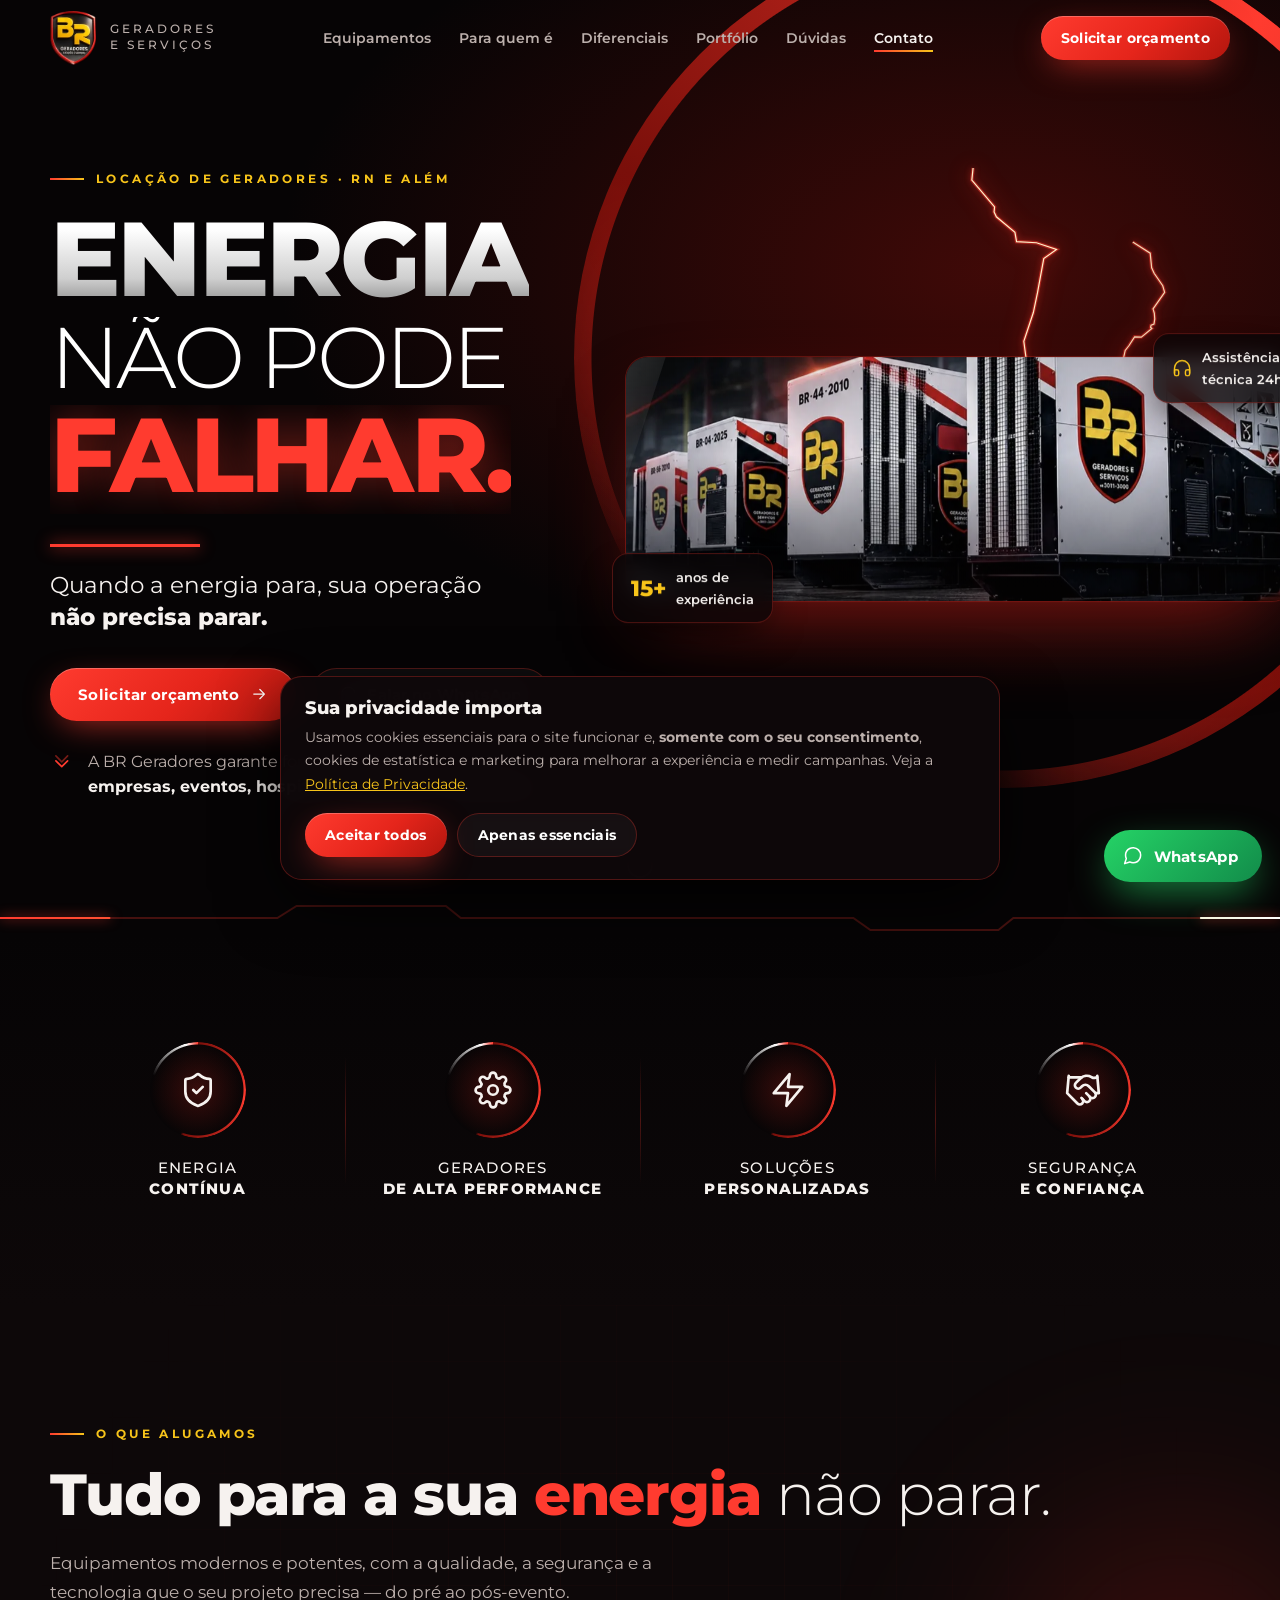
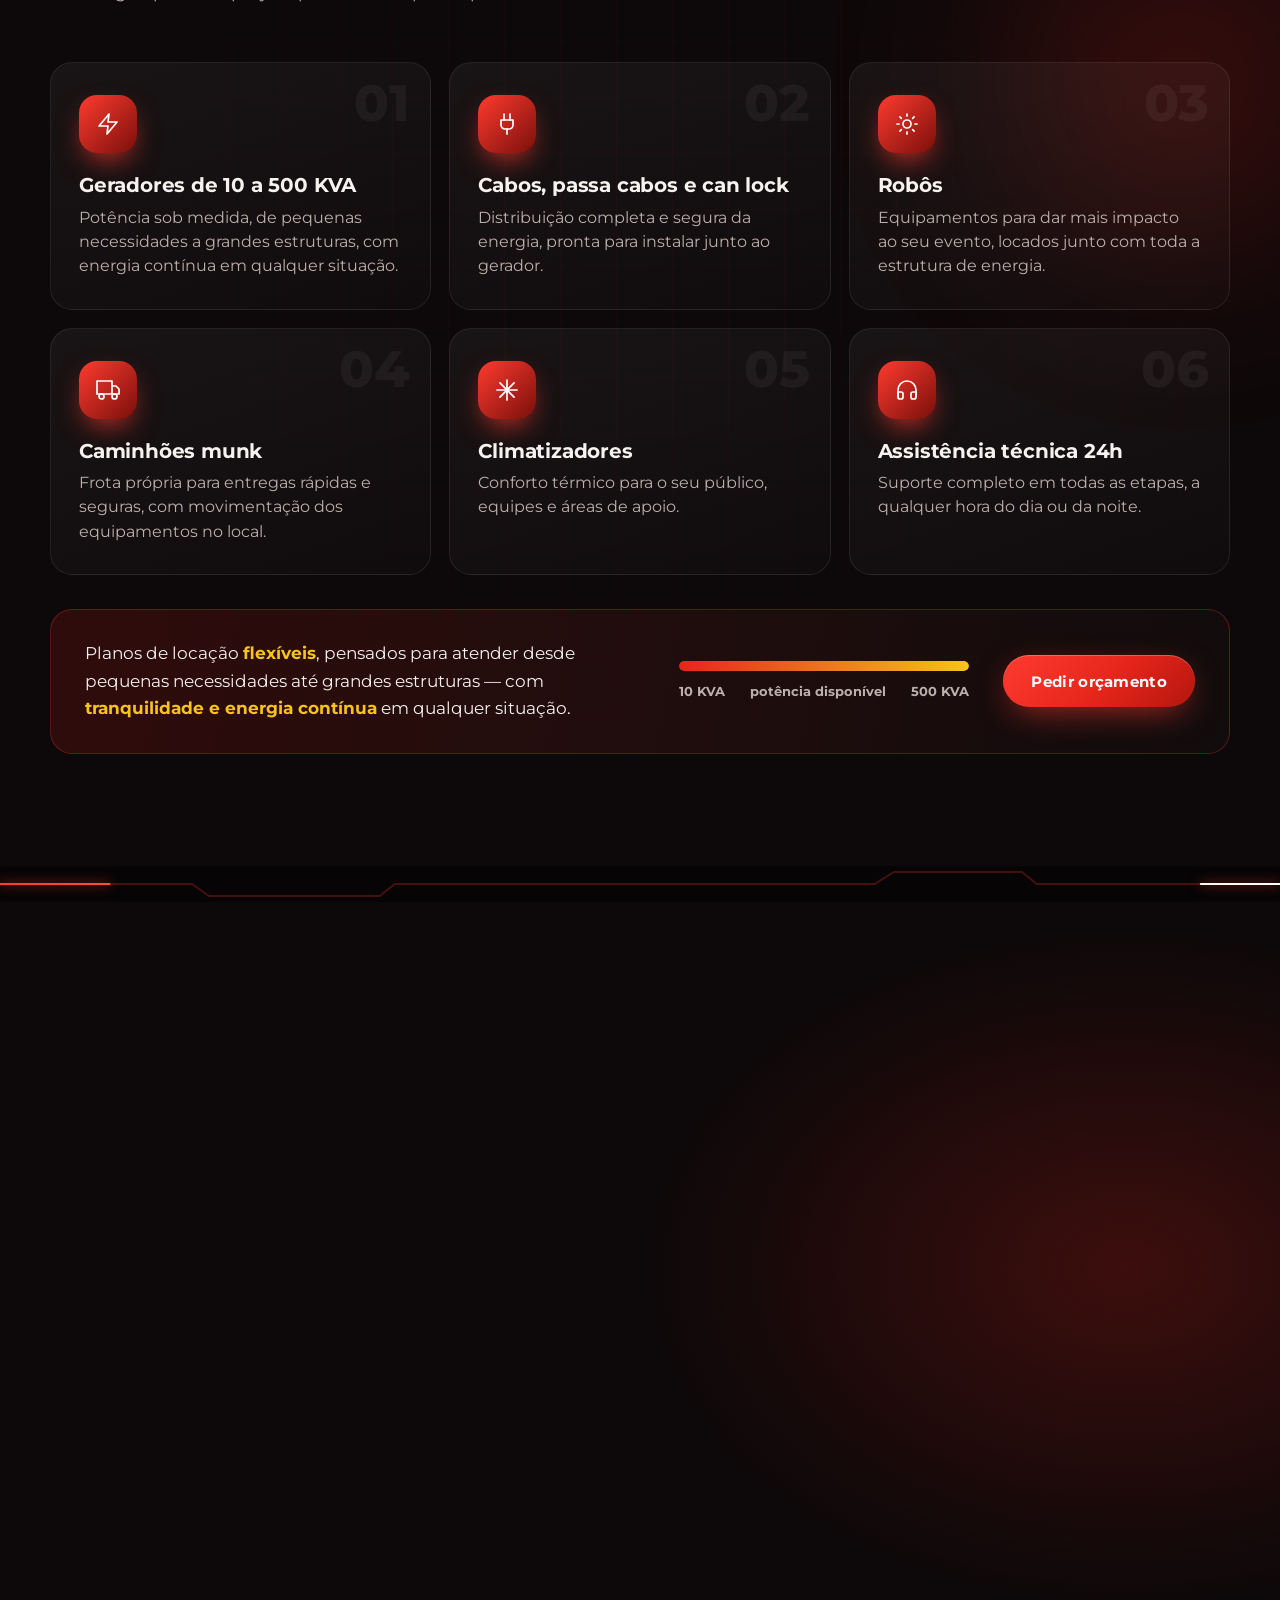
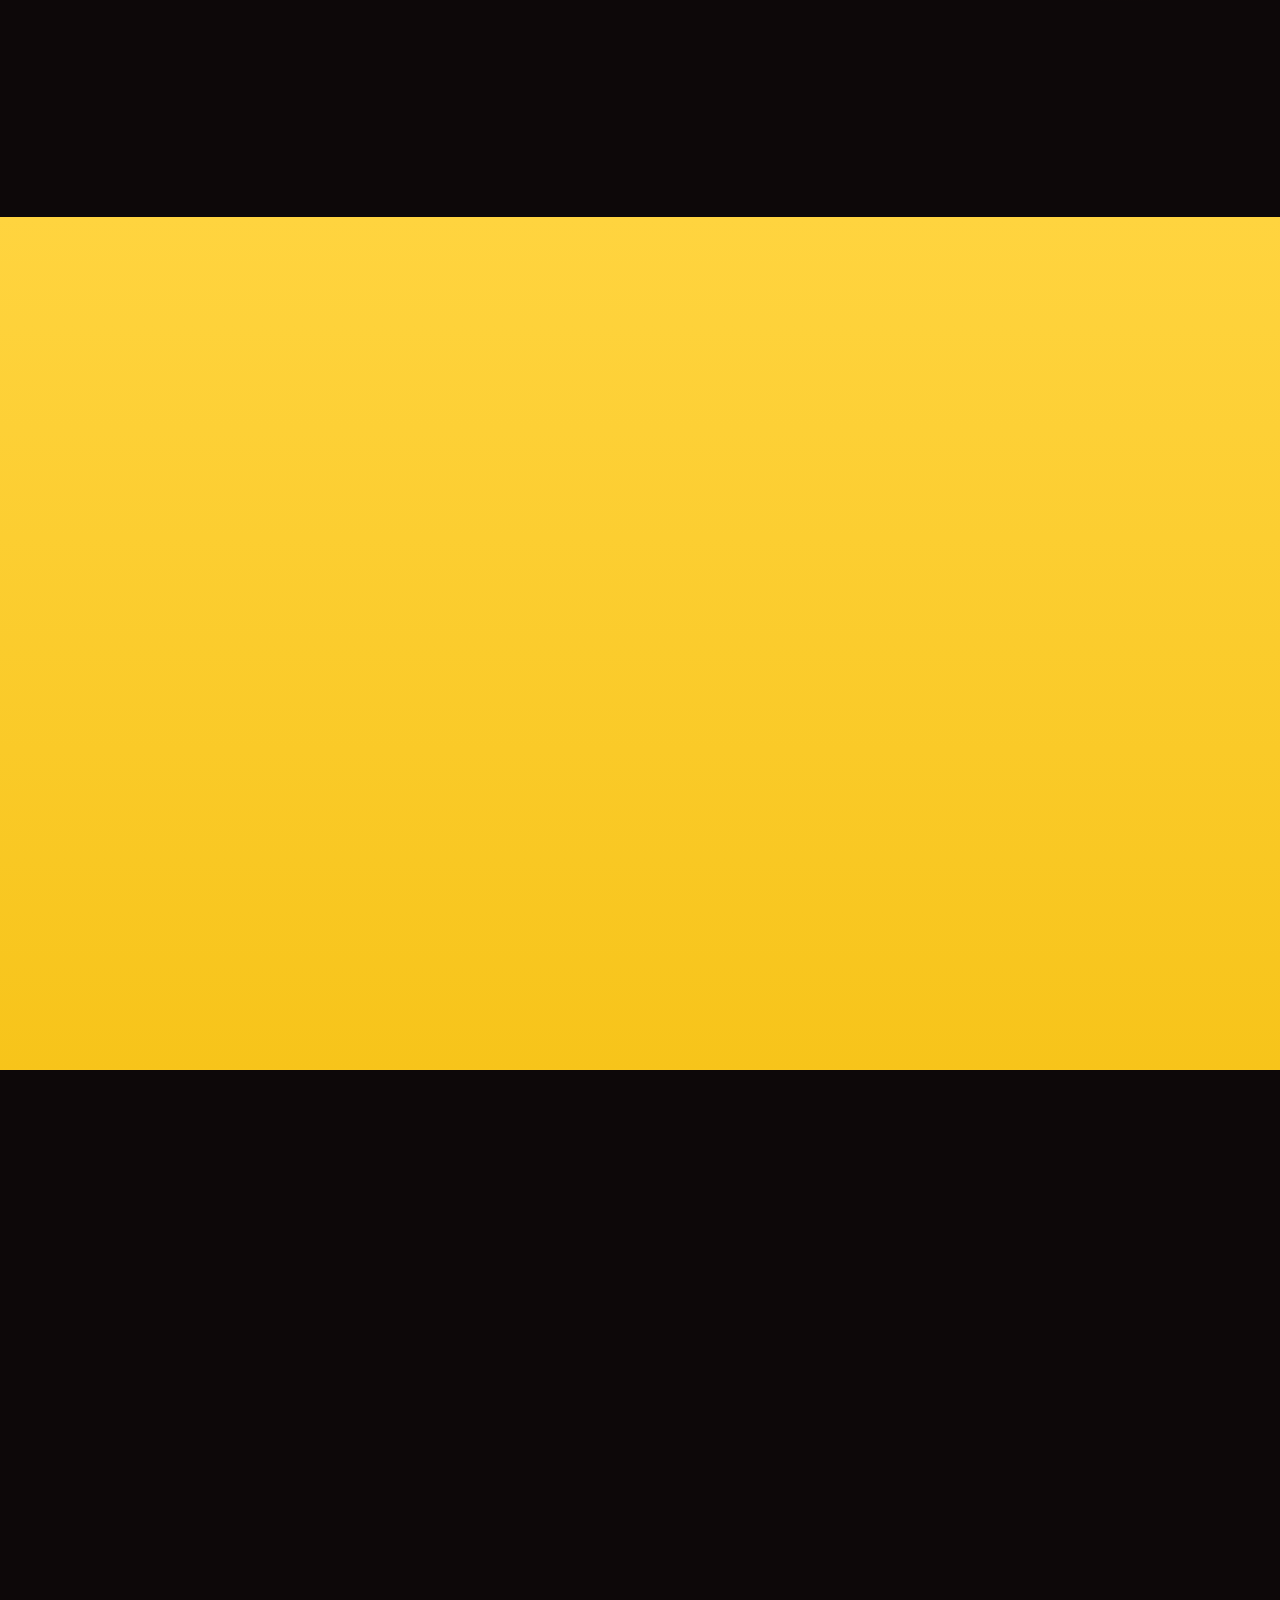
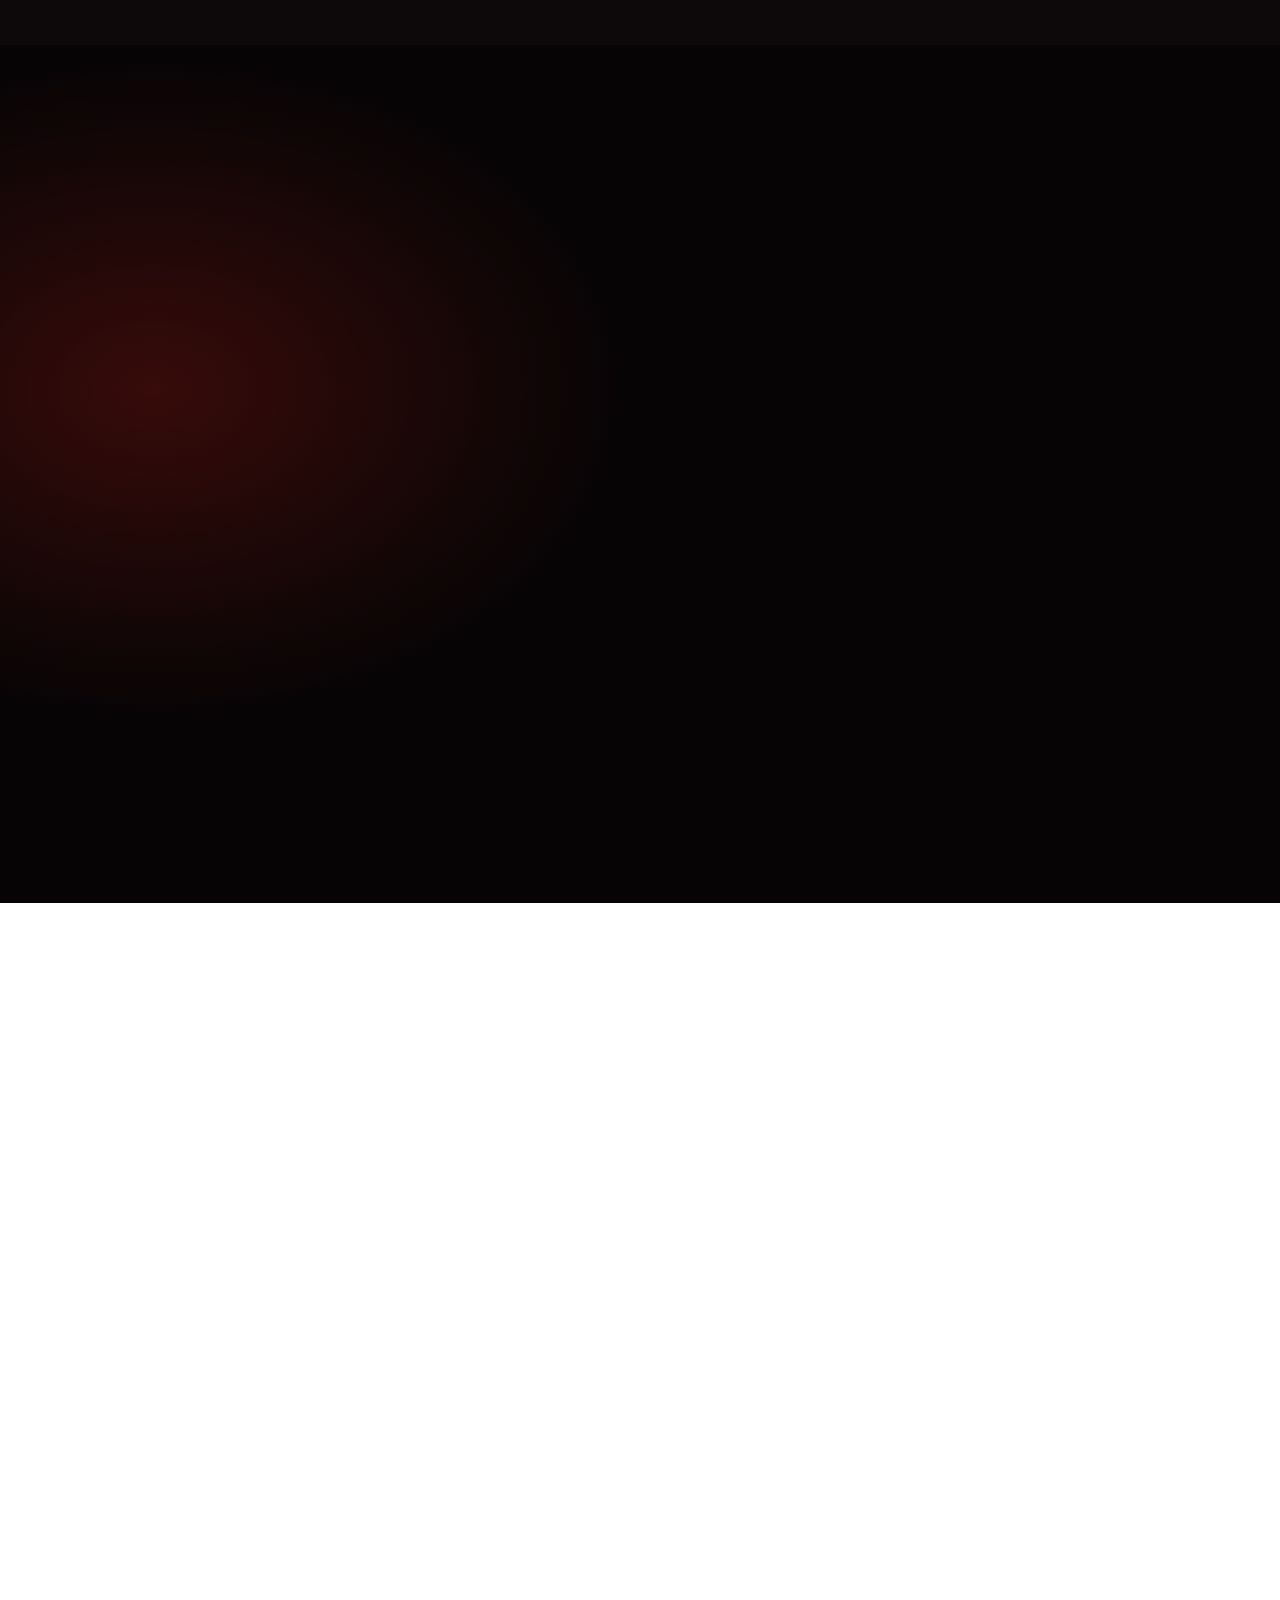
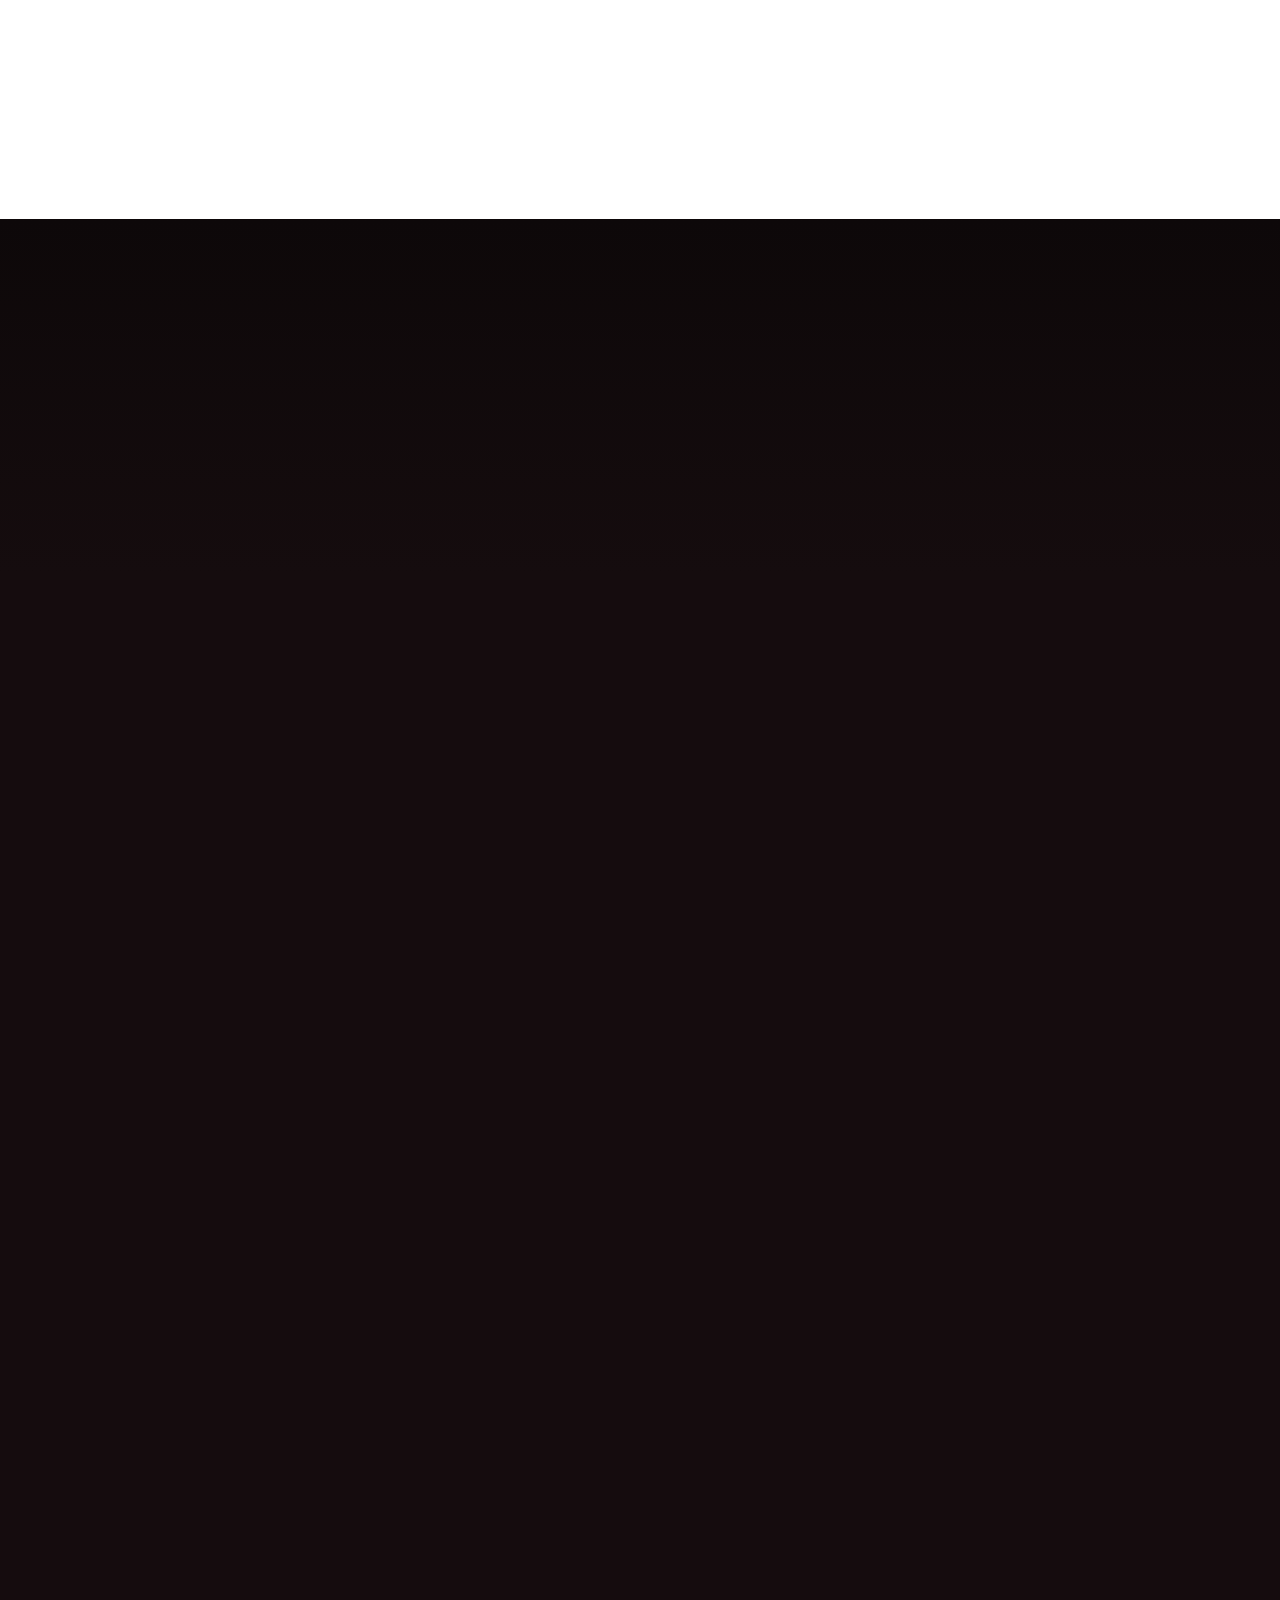
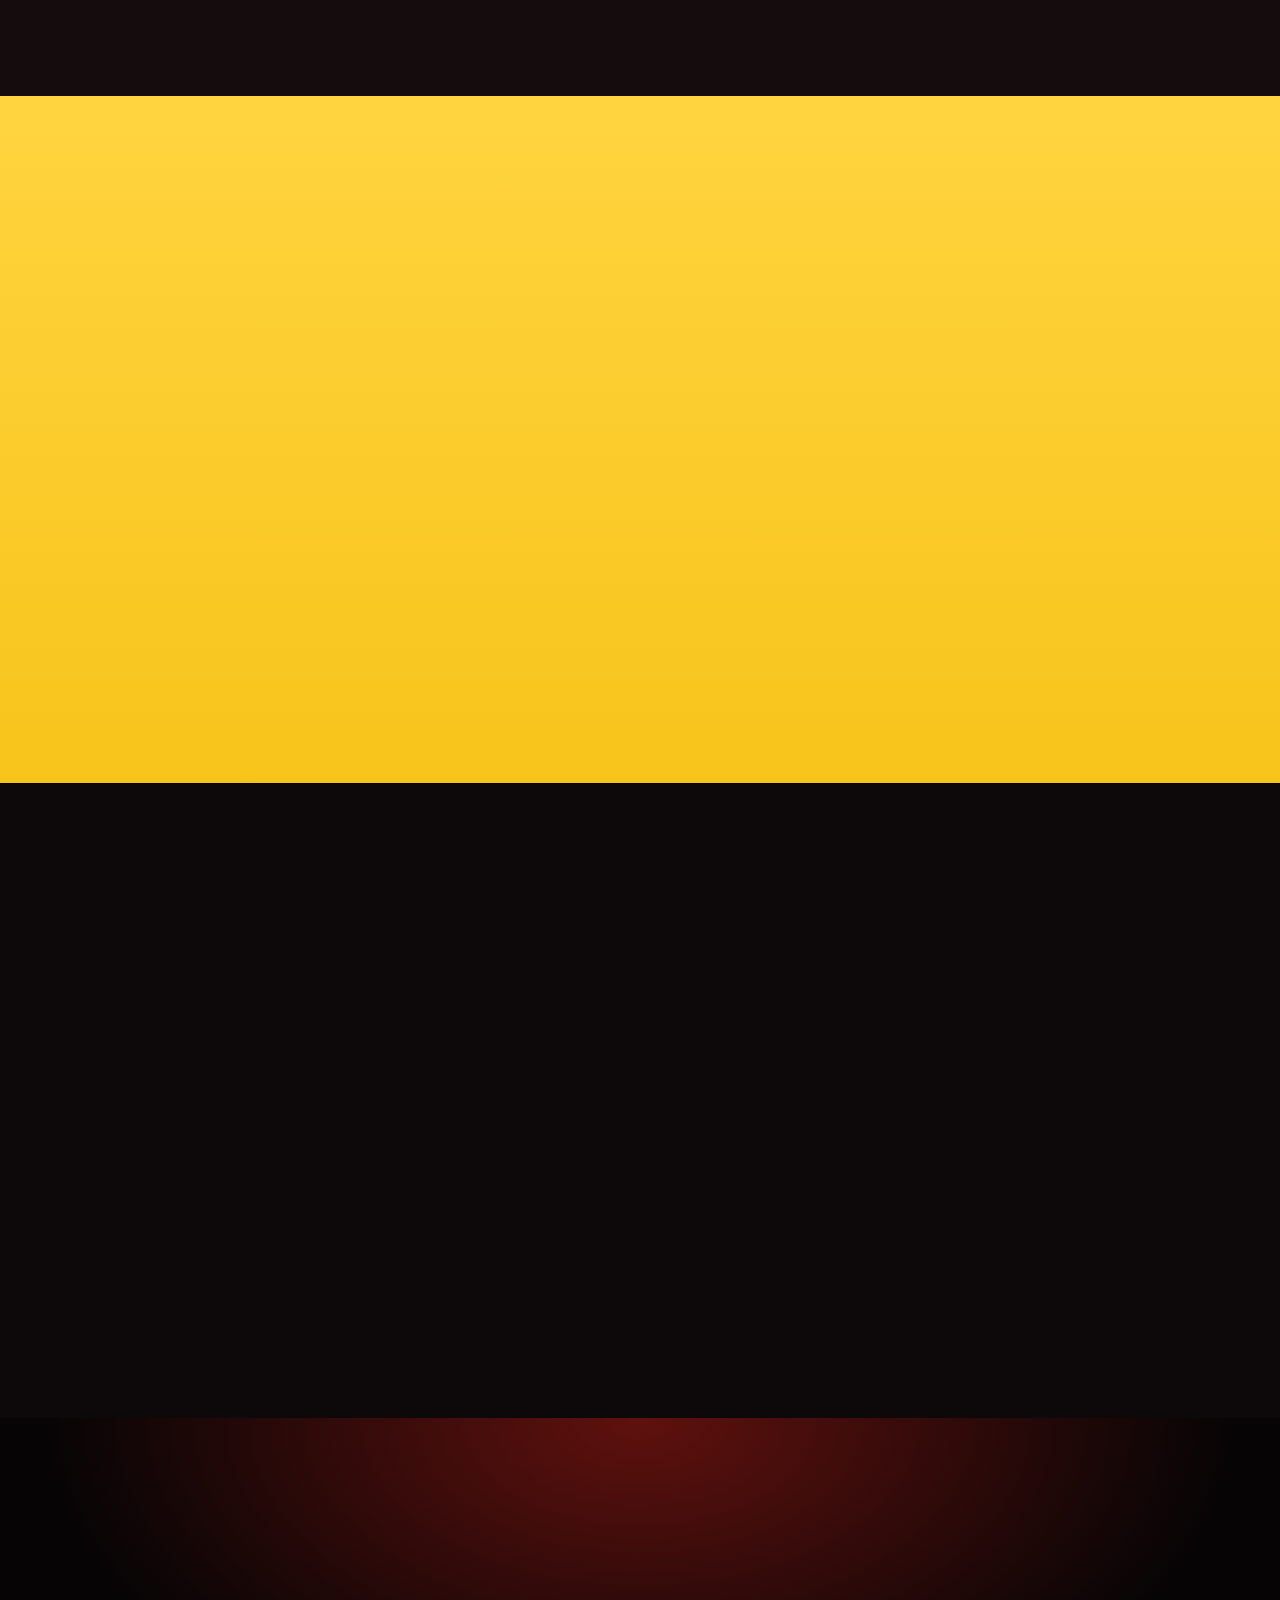
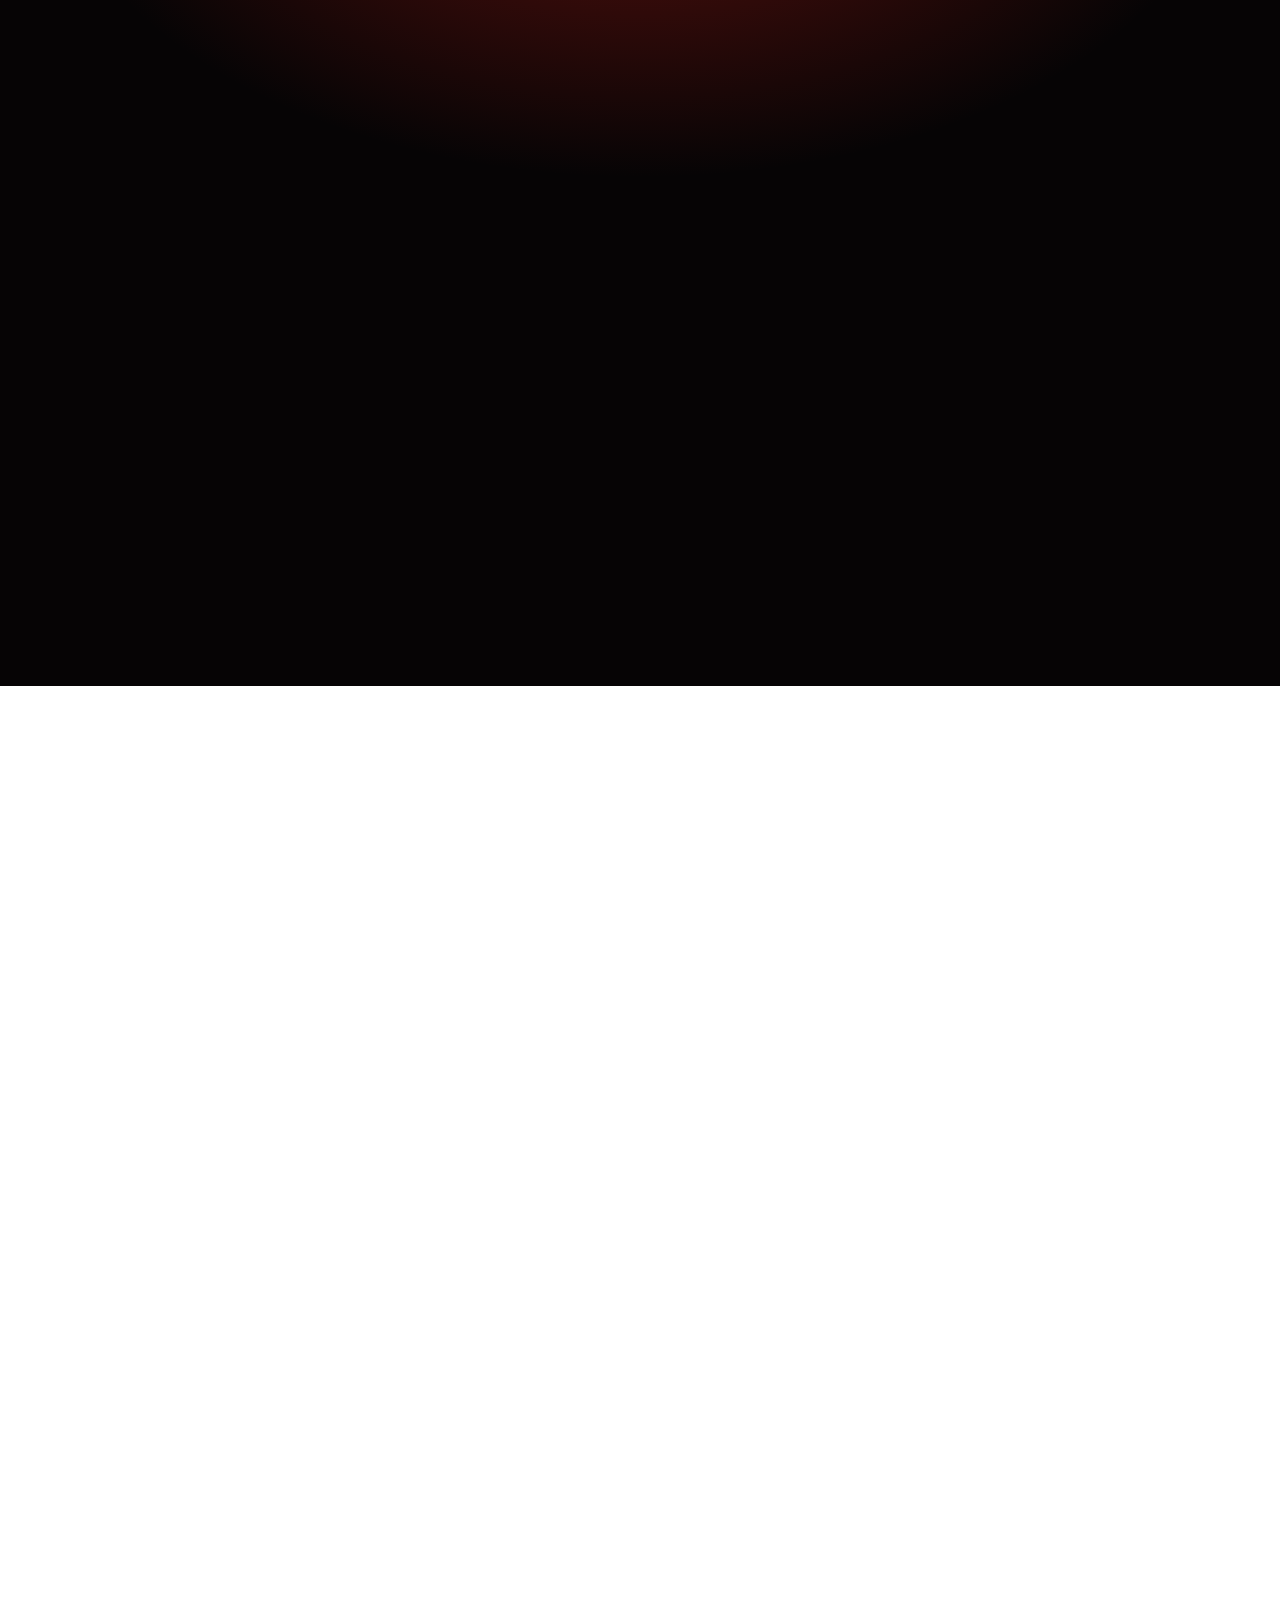
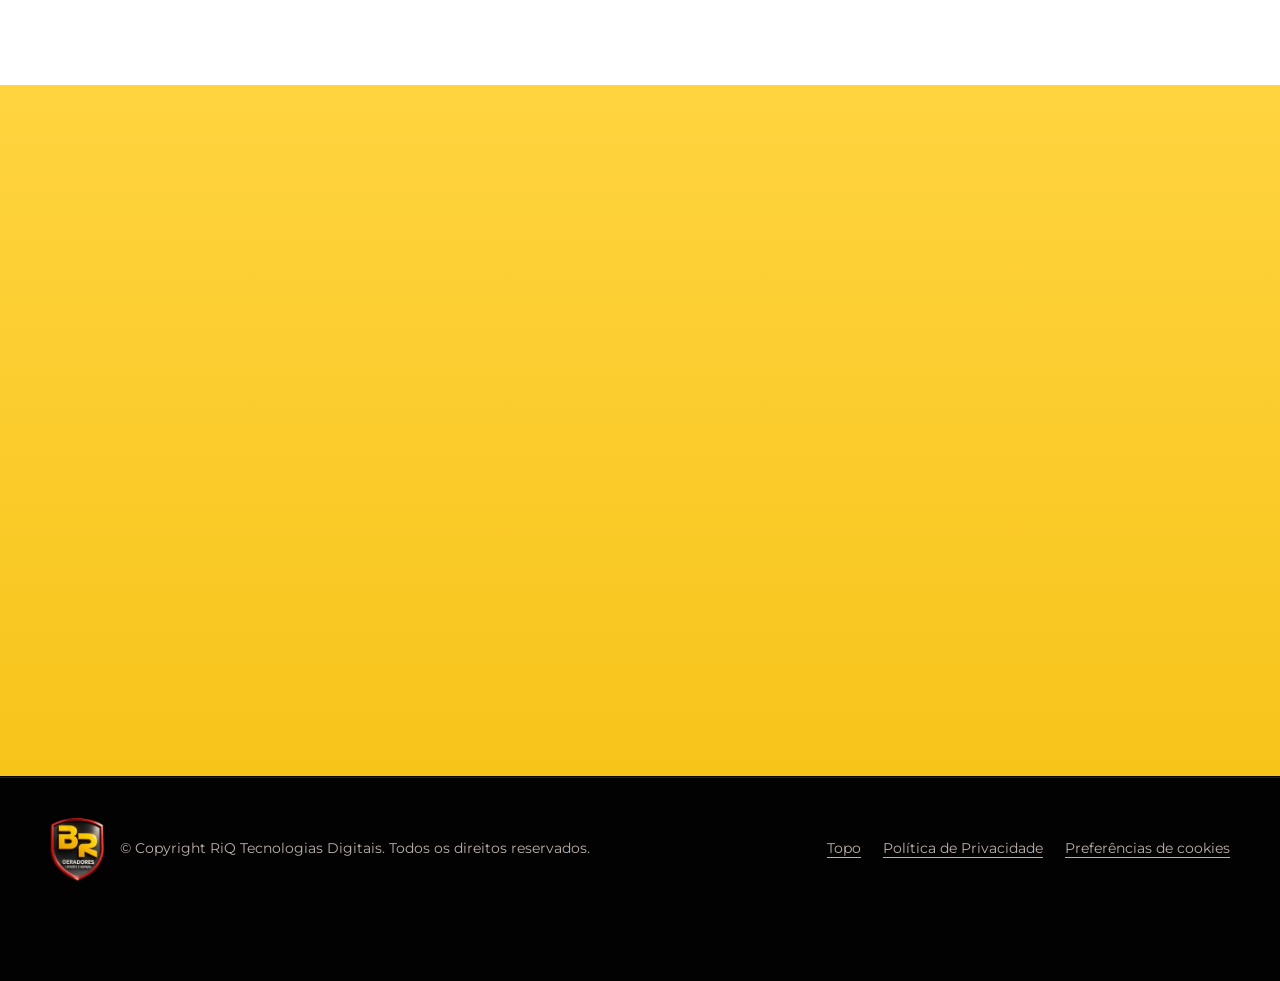
<file: index.html>
<!DOCTYPE html>
<html lang="pt-BR">
<head>
<meta charset="utf-8">
<meta name="viewport" content="width=device-width, initial-scale=1, viewport-fit=cover">
<title>Locação de Geradores no RN | BR Geradores e Serviços</title>
<meta name="description" content="Energia não pode falhar. Locação de geradores de 10KVA a 500KVA para empresas, eventos, hospitais e indústrias no RN, com frota própria e assistência técnica 24h. Peça seu orçamento.">
<meta name="robots" content="index,follow,max-image-preview:large">
<meta name="theme-color" content="#060405">
<link rel="canonical" href="https://brgerador.com.br/">
<link rel="icon" type="image/png" href="img/favicon.png">
<link rel="apple-touch-icon" href="img/favicon.png">
<meta property="og:type" content="website">
<meta property="og:locale" content="pt_BR">
<meta property="og:site_name" content="BR Geradores e Serviços">
<meta property="og:title" content="BR Geradores | Energia não pode falhar">
<meta property="og:description" content="Locação de geradores de 10KVA a 500KVA, frota própria e assistência técnica 24h em todo o RN e além.">
<meta property="og:url" content="https://brgerador.com.br/">
<meta property="og:image" content="https://brgerador.com.br/img/og.jpg">
<meta property="og:image:width" content="1200"><meta property="og:image:height" content="630">
<meta property="og:image:alt" content="Geradores BR Geradores e Serviços alinhados em galpão">
<meta name="twitter:card" content="summary_large_image">
<meta name="twitter:title" content="BR Geradores | Energia não pode falhar">
<meta name="twitter:description" content="Locação de geradores de 10KVA a 500KVA com assistência técnica 24h.">
<meta name="twitter:image" content="https://brgerador.com.br/img/og.jpg">
<link rel="preconnect" href="https://fonts.googleapis.com">
<link rel="preconnect" href="https://fonts.gstatic.com" crossorigin>
<link rel="preload" as="image" href="img/geradores.webp" type="image/webp" fetchpriority="high">
<link rel="stylesheet" href="https://fonts.googleapis.com/css2?family=Montserrat:wght@300..800&display=swap" media="print" onload="this.media='all'">
<noscript><link rel="stylesheet" href="https://fonts.googleapis.com/css2?family=Montserrat:wght@300..800&display=swap"></noscript>
<script>document.documentElement.classList.add('js','ready');</script>
<link rel="stylesheet" href="css/style.css">
<noscript><style>.js [data-reveal],.js [data-split] .w>i{opacity:1!important;transform:none!important}</style></noscript>
<script type="application/ld+json">
{"@context":"https://schema.org","@graph":[
{"@type":"LocalBusiness","@id":"https://brgerador.com.br/#org","name":"BR Geradores e Serviços","description":"Locação de geradores de 10KVA a 500KVA, cabos, robôs, caminhões munk e climatizadores para eventos, empresas e instituições.","url":"https://brgerador.com.br/","logo":"https://brgerador.com.br/img/logo.webp","image":"https://brgerador.com.br/img/og.jpg","telephone":["+55 84 99479-3000","+55 84 3011-3000"],"email":"brggeradores@gmail.com","areaServed":{"@type":"AdministrativeArea","name":"Rio Grande do Norte"},"sameAs":["https://instagram.com/brestruturas"],"openingHoursSpecification":{"@type":"OpeningHoursSpecification","dayOfWeek":["Monday","Tuesday","Wednesday","Thursday","Friday","Saturday","Sunday"],"opens":"00:00","closes":"23:59","description":"Assistência técnica 24 horas"}},
{"@type":"FAQPage","mainEntity":[
{"@type":"Question","name":"Quais potências de geradores a BR Geradores aluga?","acceptedAnswer":{"@type":"Answer","text":"Trabalhamos com geradores de 10KVA a 500KVA, além de cabos, passa cabos, can lock, robôs, caminhões munk e climatizadores."}},
{"@type":"Question","name":"A BR Geradores atende fora de Natal?","acceptedAnswer":{"@type":"Answer","text":"Atendemos todo o Rio Grande do Norte e além, com frota própria para entregas rápidas e seguras."}},
{"@type":"Question","name":"Existe assistência técnica durante o uso do gerador?","acceptedAnswer":{"@type":"Answer","text":"Sim. A assistência técnica funciona 24 horas por dia, com suporte completo do pré ao pós-evento."}},
{"@type":"Question","name":"Os planos de locação são flexíveis?","acceptedAnswer":{"@type":"Answer","text":"Sim. Os planos atendem desde pequenas necessidades até grandes estruturas. Peça um orçamento para receber a proposta ideal."}}
]}]}
</script>
</head>
<body>
<a class="skip" href="#conteudo">Ir para o conteúdo</a>

<!-- Ícones (sprite) -->
<svg width="0" height="0" style="position:absolute" aria-hidden="true" focusable="false">
<defs>
<linearGradient id="gradCur" x1="0" x2="1"><stop offset="0" stop-color="#ff3b2f"/><stop offset=".6" stop-color="#ffd24a"/><stop offset="1" stop-color="#fff"/></linearGradient>
<symbol id="i-shield" viewBox="0 0 24 24"><path d="M20 13c0 5-3.5 7.5-7.66 8.95a1 1 0 0 1-.67-.01C7.5 20.5 4 18 4 13V6a1 1 0 0 1 1-1c2 0 4.5-1.2 6.24-2.72a1.17 1.17 0 0 1 1.52 0C14.51 3.81 17 5 19 5a1 1 0 0 1 1 1z"/><path d="m9 12 2 2 4-4"/></symbol>
<symbol id="i-gear" viewBox="0 0 24 24"><circle cx="12" cy="12" r="3"/><path d="M19.4 15a1.65 1.65 0 0 0 .33 1.82l.06.06a2 2 0 1 1-2.83 2.83l-.06-.06a1.65 1.65 0 0 0-1.82-.33 1.65 1.65 0 0 0-1 1.51V21a2 2 0 1 1-4 0v-.09A1.65 1.65 0 0 0 9 19.4a1.65 1.65 0 0 0-1.82.33l-.06.06a2 2 0 1 1-2.83-2.83l.06-.06a1.65 1.65 0 0 0 .33-1.82 1.65 1.65 0 0 0-1.51-1H3a2 2 0 1 1 0-4h.09A1.65 1.65 0 0 0 4.6 9a1.65 1.65 0 0 0-.33-1.82l-.06-.06a2 2 0 1 1 2.83-2.83l.06.06a1.65 1.65 0 0 0 1.82.33H9a1.65 1.65 0 0 0 1-1.51V3a2 2 0 1 1 4 0v.09a1.65 1.65 0 0 0 1 1.51 1.65 1.65 0 0 0 1.82-.33l.06-.06a2 2 0 1 1 2.83 2.83l-.06.06a1.65 1.65 0 0 0-.33 1.82V9a1.65 1.65 0 0 0 1.51 1H21a2 2 0 1 1 0 4h-.09a1.65 1.65 0 0 0-1.51 1z"/></symbol>
<symbol id="i-zap" viewBox="0 0 24 24"><path d="M13 2 3 14h9l-1 8 10-12h-9l1-8z"/></symbol>
<symbol id="i-hand" viewBox="0 0 24 24"><path d="m11 17 2 2a1 1 0 1 0 3-3"/><path d="m14 14 2.5 2.5a1 1 0 1 0 3-3l-3.88-3.88a3 3 0 0 0-4.24 0l-.88.88a1 1 0 1 1-3-3l2.81-2.81a5.79 5.79 0 0 1 7.06-.87l.47.28a2 2 0 0 0 1.42.25L21 4"/><path d="m21 3 1 11h-2"/><path d="M3 3 2 14l6.5 6.5a1 1 0 1 0 3-3"/><path d="M3 4h8"/></symbol>
<symbol id="i-plug" viewBox="0 0 24 24"><path d="M12 22v-5M9 8V2M15 8V2"/><path d="M18 8v5a4 4 0 0 1-4 4h-4a4 4 0 0 1-4-4V8z"/></symbol>
<symbol id="i-sun" viewBox="0 0 24 24"><circle cx="12" cy="12" r="4"/><path d="M12 2v2M12 20v2M4.93 4.93l1.41 1.41M17.66 17.66l1.41 1.41M2 12h2M20 12h2M6.34 17.66l-1.41 1.41M19.07 4.93l-1.41 1.41"/></symbol>
<symbol id="i-truck" viewBox="0 0 24 24"><path d="M1 3h15v13H1zM16 8h4l3 3v5h-7z"/><circle cx="5.5" cy="18.5" r="2.5"/><circle cx="18.5" cy="18.5" r="2.5"/></symbol>
<symbol id="i-snow" viewBox="0 0 24 24"><path d="M12 2v20M4.93 4.93l14.14 14.14M2 12h20M19.07 4.93 4.93 19.07"/></symbol>
<symbol id="i-headset" viewBox="0 0 24 24"><path d="M3 18v-6a9 9 0 0 1 18 0v6"/><path d="M21 19a2 2 0 0 1-2 2h-1a2 2 0 0 1-2-2v-3a2 2 0 0 1 2-2h3zM3 19a2 2 0 0 0 2 2h1a2 2 0 0 0 2-2v-3a2 2 0 0 0-2-2H3z"/></symbol>
<symbol id="i-build" viewBox="0 0 24 24"><path d="M6 22V4a2 2 0 0 1 2-2h8a2 2 0 0 1 2 2v18z"/><path d="M6 12H4a2 2 0 0 0-2 2v6a2 2 0 0 0 2 2h2M18 9h2a2 2 0 0 1 2 2v9a2 2 0 0 1-2 2h-2M10 6h4M10 10h4M10 14h4M10 18h4"/></symbol>
<symbol id="i-play" viewBox="0 0 24 24"><path d="M8 5v14l11-7z"/></symbol>
<symbol id="i-snow" viewBox="0 0 24 24"><path d="M12 2v20M4.2 7l15.6 10M19.8 7 4.2 17M9 3.5l3 2.5 3-2.5M9 20.5l3-2.5 3 2.5M2.5 10l3.2 1.2L4.5 14.5M21.5 14l-3.2-1.2 1.2-3.3"/></symbol>
<symbol id="i-fan" viewBox="0 0 24 24"><circle cx="12" cy="12" r="1.6"/><path d="M12 10.4C12 5 8 3 6.5 5.5 5 8 8.5 10 10.6 11M13.6 12c5.2 1.2 7.2-2.6 5-4.6-2.2-2-5 .8-6 2.4M11.4 13.6c-3 4.5 0 7.6 2.6 6.6 2.6-1 1.6-4.6.4-6.4"/></symbol>
<symbol id="i-check" viewBox="0 0 24 24"><path d="M20 6 9 17l-5-5"/></symbol>
<symbol id="i-arrow" viewBox="0 0 24 24"><path d="M5 12h14M13 6l6 6-6 6"/></symbol>
<symbol id="i-chev" viewBox="0 0 24 24"><path d="m6 9 6 6 6-6"/><path d="m6 4 6 6 6-6" opacity=".45"/></symbol>
<symbol id="i-phone" viewBox="0 0 24 24"><path d="M22 16.92v3a2 2 0 0 1-2.18 2 19.79 19.79 0 0 1-8.63-3.07 19.5 19.5 0 0 1-6-6 19.79 19.79 0 0 1-3.07-8.67A2 2 0 0 1 4.11 2h3a2 2 0 0 1 2 1.72c.13.96.36 1.9.7 2.81a2 2 0 0 1-.45 2.11L8.09 9.91a16 16 0 0 0 6 6l1.27-1.27a2 2 0 0 1 2.11-.45c.91.34 1.85.57 2.81.7A2 2 0 0 1 22 16.92z"/></symbol>
<symbol id="i-mail" viewBox="0 0 24 24"><path d="M4 4h16a2 2 0 0 1 2 2v12a2 2 0 0 1-2 2H4a2 2 0 0 1-2-2V6a2 2 0 0 1 2-2z"/><path d="m22 6-10 7L2 6"/></symbol>
<symbol id="i-ig" viewBox="0 0 24 24"><path d="M17 2H7a5 5 0 0 0-5 5v10a5 5 0 0 0 5 5h10a5 5 0 0 0 5-5V7a5 5 0 0 0-5-5z"/><circle cx="12" cy="12" r="4"/><path d="M17.5 6.5h.01"/></symbol>
<symbol id="i-wa" viewBox="0 0 24 24"><path d="M21 11.5a8.38 8.38 0 0 1-.9 3.8 8.5 8.5 0 0 1-7.6 4.7 8.38 8.38 0 0 1-3.8-.9L3 21l1.9-5.7a8.38 8.38 0 0 1-.9-3.8 8.5 8.5 0 0 1 4.7-7.6 8.38 8.38 0 0 1 3.8-.9h.5a8.48 8.48 0 0 1 8 8v.5z"/></symbol>
<symbol id="i-vol" viewBox="0 0 24 24"><path d="M11 5 6 9H2v6h4l5 4V5z"/><path d="M15.54 8.46a5 5 0 0 1 0 7.07M19.07 4.93a10 10 0 0 1 0 14.14"/></symbol>
<symbol id="i-mute" viewBox="0 0 24 24"><path d="M11 5 6 9H2v6h4l5 4V5z"/><path d="m22 9-6 6M16 9l6 6"/></symbol>
<symbol id="i-menu" viewBox="0 0 24 24"><path d="M3 6h18M3 12h18M3 18h18"/></symbol>
<symbol id="i-x" viewBox="0 0 24 24"><path d="M18 6 6 18M6 6l12 12"/></symbol>
<symbol id="i-map" viewBox="0 0 24 24"><path d="M20 10c0 6-8 12-8 12S4 16 4 10a8 8 0 0 1 16 0z"/><circle cx="12" cy="10" r="3"/></symbol>
</defs></svg>

<header class="top" id="top">
  <div class="wrap nav">
    <a class="brand" href="#inicio" aria-label="BR Geradores e Serviços — início">
      <img src="img/logo-sm.webp" width="46" height="53" alt="Logo BR Geradores"><span>Geradores<br>e Serviços</span>
    </a>
    <nav aria-label="Principal">
      <ul class="menu" id="menu">
        <li><a href="#equipamentos">Equipamentos</a></li>
        <li><a href="#sinais">Para quem é</a></li>
        <li><a href="#diferenciais">Diferenciais</a></li>
        <li><a href="#portfolio">Portfólio</a></li>
        <li><a href="#faq">Dúvidas</a></li>
        <li><a href="#contato">Contato</a></li>
      </ul>
    </nav>
    <div class="nav-cta">
      <a class="btn sm" href="#contato" data-track="cta_orcamento" data-where="header">Solicitar orçamento</a>
      <button class="burger" id="burger" type="button" aria-label="Abrir menu" aria-expanded="false" aria-controls="menu"><svg class="ico"><use href="#i-menu"/></svg></button>
    </div>
  </div>
</header>

<main id="conteudo">
<!-- HERO -->
<section class="hero" id="inicio" aria-labelledby="h1">
  <canvas id="bolts" aria-hidden="true"></canvas>
  <div class="ring" aria-hidden="true"></div><div class="ring arc" aria-hidden="true"></div>
  <div class="wrap hero-grid">
    <div>
      <p class="eyebrow" data-reveal="up">Locação de geradores · RN e além</p>
      <h1 id="h1" data-split><span class="a">Energia</span><span class="b">não pode</span><span class="c">falhar.</span></h1>
      <span class="bar" data-reveal="zoom" style="--d:.5s"></span>
      <p class="sub" data-reveal="up" style="--d:.55s">Quando a energia para, sua operação <b>não precisa parar.</b></p>
      <div class="cta" data-reveal="up" style="--d:.7s">
        <a class="btn" href="#contato" data-track="cta_orcamento" data-where="hero">Solicitar orçamento <svg class="ico" style="width:1.2em;height:1.2em"><use href="#i-arrow"/></svg></a>
        <a class="btn ghost wa" data-wa data-where="hero" href="https://wa.me/5584994793000" target="_blank" rel="noopener"><svg class="ico" style="width:1.2em;height:1.2em"><use href="#i-wa"/></svg> Falar no WhatsApp</a>
      </div>
      <p class="note" data-reveal="up" style="--d:.85s"><svg class="ico"><use href="#i-chev"/></svg><span>A BR Geradores garante fornecimento contínuo para <b>empresas, eventos, hospitais, indústrias e comércios.</b></span></p>
    </div>
    <div class="hero-img" data-reveal="zoom" style="--d:.4s">
      <div data-parallax=".06">
        <div class="frame"><img src="img/geradores.webp" width="1100" height="402" alt="Frota de geradores BR Geradores e Serviços alinhados em galpão, identificados como BR-81-2024 e BR-44-2010" fetchpriority="high" decoding="async"></div>
        <div class="badge b1"><b data-count="15" data-suffix="+">15+</b><span>anos de<br>experiência</span></div>
        <div class="badge b2"><svg class="ico" style="color:var(--gold)"><use href="#i-headset"/></svg><span>Assistência<br>técnica 24h</span></div>
      </div>
    </div>
  </div>
  <div class="scroll-ind" aria-hidden="true"></div>
</section>

<svg class="current" viewBox="0 0 1200 36" preserveAspectRatio="none" aria-hidden="true"><path class="base" d="M0 18H260l18-12h140l14 12H800l16 12h120l14-12H1200" pathLength="1000"/><path class="pulse" d="M0 18H260l18-12h140l14 12H800l16 12h120l14-12H1200" pathLength="1000"/></svg>

<!-- PILARES -->
<section class="pillars" aria-label="Pilares da BR Geradores">
  <div class="wrap pil-grid">
    <div class="pil" data-reveal="up"><div class="orb"><svg class="ico"><use href="#i-shield"/></svg></div><h3>Energia<b>contínua</b></h3></div>
    <div class="pil" data-reveal="up" style="--d:.1s"><div class="orb"><svg class="ico"><use href="#i-gear"/></svg></div><h3>Geradores<b>de alta performance</b></h3></div>
    <div class="pil" data-reveal="up" style="--d:.2s"><div class="orb"><svg class="ico"><use href="#i-zap"/></svg></div><h3>Soluções<b>personalizadas</b></h3></div>
    <div class="pil" data-reveal="up" style="--d:.3s"><div class="orb"><svg class="ico"><use href="#i-hand"/></svg></div><h3>Segurança<b>e confiança</b></h3></div>
  </div>
</section>

<!-- EQUIPAMENTOS -->
<section class="equip" id="equipamentos" aria-labelledby="h-eq">
  <div class="bgglow" style="width:520px;height:520px;right:-160px;top:10%"></div>
  <div class="wrap">
    <div class="sec-head">
      <p class="eyebrow" data-reveal="up">O que alugamos</p>
      <h2 id="h-eq" data-split>Tudo para a sua <span class="red">energia</span> <span class="lt">não parar.</span></h2>
      <p class="lead" data-reveal="up">Equipamentos modernos e potentes, com a qualidade, a segurança e a tecnologia que o seu projeto precisa — do pré ao pós-evento.</p>
    </div>
    <div class="cards">
      <article class="card spot" data-tilt data-reveal="up"><span class="n">01</span><div class="ci"><svg class="ico"><use href="#i-zap"/></svg></div><h3>Geradores de 10 a 500 KVA</h3><p>Potência sob medida, de pequenas necessidades a grandes estruturas, com energia contínua em qualquer situação.</p><i class="bolt"></i></article>
      <article class="card spot" data-tilt data-reveal="up" style="--d:.1s"><span class="n">02</span><div class="ci"><svg class="ico"><use href="#i-plug"/></svg></div><h3>Cabos, passa cabos e can lock</h3><p>Distribuição completa e segura da energia, pronta para instalar junto ao gerador.</p><i class="bolt"></i></article>
      <article class="card spot" data-tilt data-reveal="up" style="--d:.2s"><span class="n">03</span><div class="ci"><svg class="ico"><use href="#i-sun"/></svg></div><h3>Robôs</h3><p>Equipamentos para dar mais impacto ao seu evento, locados junto com toda a estrutura de energia.</p><i class="bolt"></i></article>
      <article class="card spot" data-tilt data-reveal="up"><span class="n">04</span><div class="ci"><svg class="ico"><use href="#i-truck"/></svg></div><h3>Caminhões munk</h3><p>Frota própria para entregas rápidas e seguras, com movimentação dos equipamentos no local.</p><i class="bolt"></i></article>
      <article class="card spot" data-tilt data-reveal="up" style="--d:.1s"><span class="n">05</span><div class="ci"><svg class="ico"><use href="#i-snow"/></svg></div><h3>Climatizadores</h3><p>Conforto térmico para o seu público, equipes e áreas de apoio.</p><i class="bolt"></i></article>
      <article class="card spot" data-tilt data-reveal="up" style="--d:.2s"><span class="n">06</span><div class="ci"><svg class="ico"><use href="#i-headset"/></svg></div><h3>Assistência técnica 24h</h3><p>Suporte completo em todas as etapas, a qualquer hora do dia ou da noite.</p><i class="bolt"></i></article>
    </div>
    <div class="power" data-reveal="up">
      <p>Planos de locação <b>flexíveis</b>, pensados para atender desde pequenas necessidades até grandes estruturas — com <b>tranquilidade e energia contínua</b> em qualquer situação.</p>
      <div class="meter" data-reveal="zoom"><div class="track"><div class="fill"></div></div><div class="lab"><span>10 KVA</span><span>potência disponível</span><span>500 KVA</span></div></div>
      <a class="btn" href="#contato" data-track="cta_orcamento" data-where="equipamentos">Pedir orçamento</a>
    </div>
  </div>
</section>

<svg class="current rev" viewBox="0 0 1200 36" preserveAspectRatio="none" aria-hidden="true"><path class="base" d="M0 18H180l16 12h160l14-12H820l18-12h120l14 12H1200" pathLength="1000"/><path class="pulse" d="M0 18H180l16 12h160l14-12H820l18-12h120l14 12H1200" pathLength="1000"/></svg>


<!-- CLIMATIZAÇÃO -->
<section class="feat rev lt" id="climatizacao" aria-labelledby="h-cl">
  <div class="wrap feat-grid">
    <div data-reveal="left"><div class="ph " role="img" aria-label="Imagem ilustrativa em produção"><div class="ph-in"><img class="bg" src="img/ph-clima.webp" alt="" loading="lazy" decoding="async" width="560" height="700"><div class="ph-t"><img src="img/logo-sm.webp" width="84" height="97" alt="" loading="lazy"><b>Imagem em produção</b></div></div></div></div>
    <div>
      <p class="eyebrow" data-reveal="up">Climatização</p>
      <h2 id="h-cl" data-split>Climatização para <span class="red">eventos e grandes áreas</span></h2>
      <p class="lead" data-reveal="up">Conforto e bem-estar para o seu público, com equipamentos de <b class="red">alta performance.</b></p>
      <ul class="fgrid"><li data-reveal="up" style="--d:0.00s"><span class="fi"><svg class="ico"><use href="#i-snow"/></svg></span><b>Refrigera grandes áreas</b><span></span></li><li data-reveal="up" style="--d:0.08s"><span class="fi"><svg class="ico"><use href="#i-zap"/></svg></span><b>Baixo consumo</b><span></span></li><li data-reveal="up" style="--d:0.16s"><span class="fi"><svg class="ico"><use href="#i-fan"/></svg></span><b>Alto fluxo de ar</b><span></span></li><li data-reveal="up" style="--d:0.24s"><span class="fi"><svg class="ico"><use href="#i-gear"/></svg></span><b>Fácil manutenção</b><span></span></li><li data-reveal="up" style="--d:0.32s"><span class="fi"><svg class="ico"><use href="#i-check"/></svg></span><b>Ideal para eventos e indústria</b><span></span></li></ul>
      <a class="btn" href="#contato" data-track="cta_orcamento" data-where="climatizacao" data-reveal="up">Solicitar orçamento <svg class="ico" style="width:1.2em;height:1.2em"><use href="#i-arrow"/></svg></a>
    </div>
  </div>
</section>

<!-- SINAIS -->
<section class="signs yl" id="sinais" aria-labelledby="h-si">
  <div class="wrap signs-grid">
    <div>
      <p class="eyebrow" data-reveal="up">Gerador sob demanda</p>
      <h2 id="h-si" data-split><span class="big">3 sinais</span> de que seu evento ou sua empresa precisa de um gerador</h2>
      <p class="tag-red" data-reveal="zoom" style="--d:.4s">Precisa de um gerador</p>
      <p class="end" data-reveal="up" style="--d:.5s">Se identificou com pelo menos um? <b>Já passou da hora.</b></p>
      <p style="margin-top:28px;--d:.6s" data-reveal="up"><a class="btn" href="#contato" data-track="cta_orcamento" data-where="sinais">Solicite seu orçamento agora <svg class="ico" style="width:1.2em;height:1.2em"><use href="#i-arrow"/></svg></a></p>
    </div>
    <ol class="sign-list">
      <li class="sign" data-reveal="right"><span class="num">1</span><span class="ic"><svg class="ico"><use href="#i-zap"/></svg></span><div><b>Seu evento não pode parar</b><span>Uma queda de energia interrompe a programação e gera prejuízo.</span></div></li>
      <li class="sign" data-reveal="right" style="--d:.15s;--sd:1.2s"><span class="num">2</span><span class="ic"><svg class="ico"><use href="#i-gear"/></svg></span><div><b>Sua empresa depende de energia constante</b><span>Para equipamentos, sistemas e produção, sem interrupções.</span></div></li>
      <li class="sign" data-reveal="right" style="--d:.3s;--sd:2.4s"><span class="num">3</span><span class="ic"><svg class="ico"><use href="#i-build"/></svg></span><div><b>Seu negócio precisa de mais segurança</b><span>Evite imprevistos e garanta a continuidade de eventos e operações.</span></div></li>
    </ol>
  </div>
</section>

<!-- SEGMENTOS -->
<section class="segs" aria-labelledby="h-sg">
  <div class="wrap sec-head">
    <p class="eyebrow" data-reveal="up">Quem atendemos</p>
    <h2 id="h-sg" data-split>Energia para o seu <span class="red">tipo</span> de projeto.</h2>
    <p class="lead" data-reveal="up">Empresas, instituições e eventos de todos os portes em todo o Rio Grande do Norte e além.</p>
  </div>
  <div class="mq" aria-hidden="true"><span class="hl">Eventos</span><span>Festas</span><span>Casamentos</span><span>Formaturas</span><span>Shows</span><span class="hl">Empresas</span><span>Condomínios</span><span>Hospitais</span><span>Hotéis</span><span>Obras</span><span>Indústrias</span><span>Comércios</span><span class="hl">Eventos</span><span>Festas</span><span>Casamentos</span><span>Formaturas</span><span>Shows</span><span class="hl">Empresas</span><span>Condomínios</span><span>Hospitais</span><span>Hotéis</span><span>Obras</span><span>Indústrias</span><span>Comércios</span></div>
  <div class="mq r" aria-hidden="true"><span>Hospitais</span><span class="hl">Indústrias</span><span>Comércios</span><span>Obras</span><span>Hotéis</span><span class="hl">Shows</span><span>Formaturas</span><span>Casamentos</span><span>Festas</span><span>Condomínios</span><span>Hospitais</span><span class="hl">Indústrias</span><span>Comércios</span><span>Obras</span><span>Hotéis</span><span class="hl">Shows</span><span>Formaturas</span><span>Casamentos</span><span>Festas</span><span>Condomínios</span></div>
  <p class="sr">Atendemos eventos, festas, casamentos, formaturas, shows, empresas, condomínios, hospitais, hotéis, obras, indústrias e comércios.</p>
</section>


<!-- EVENTOS CORPORATIVOS -->
<section class="feat" id="corporativos" aria-labelledby="h-co">
  <div class="wrap feat-grid">
    <div>
      <p class="eyebrow" data-reveal="up">Eventos corporativos</p>
      <h2 id="h-co" data-split>Energia para <span class="red">eventos corporativos</span></h2>
      <p class="lead" data-reveal="up">Feiras, convenções, ativações, congressos… Em eventos corporativos, <b class="red">energia não é detalhe.</b></p>
      <p class="sub" data-reveal="up">Soluções em energia para grandes ideias.</p>
      <ul class="fgrid"><li data-reveal="up" style="--d:0.00s"><span class="fi"><svg class="ico"><use href="#i-shield"/></svg></span><b>Energia confiável</b><span></span></li><li data-reveal="up" style="--d:0.08s"><span class="fi"><svg class="ico"><use href="#i-headset"/></svg></span><b>Suporte especializado</b><span></span></li><li data-reveal="up" style="--d:0.16s"><span class="fi"><svg class="ico"><use href="#i-gear"/></svg></span><b>Operação contínua</b><span></span></li><li data-reveal="up" style="--d:0.24s"><span class="fi"><svg class="ico"><use href="#i-build"/></svg></span><b>Parceria para grandes eventos</b><span></span></li></ul>
      <a class="btn" href="#contato" data-track="cta_orcamento" data-where="corporativos" data-reveal="up">Solicitar orçamento <svg class="ico" style="width:1.2em;height:1.2em"><use href="#i-arrow"/></svg></a>
    </div>
    <div data-reveal="right"><div class="ph " role="img" aria-label="Imagem ilustrativa em produção"><div class="ph-in"><img class="bg" src="img/ph-corp.webp" alt="" loading="lazy" decoding="async" width="560" height="700"><div class="ph-t"><img src="img/logo-sm.webp" width="84" height="97" alt="" loading="lazy"><b>Imagem em produção</b></div></div></div></div>
  </div>
</section>

<!-- DIFERENCIAIS -->
<section class="why lt" id="diferenciais" aria-labelledby="h-wh">
  <div class="wrap why-grid">
    <figure class="photo" data-reveal="left" style="margin:0">
      <div class="in-img"><div data-parallax=".03"><img src="img/equipe.webp" width="800" height="1000" loading="lazy" decoding="async" alt="Profissional da equipe BR Geradores sorrindo, de braços cruzados, com camisa preta e logo da empresa"></div></div>
      <figcaption>Equipe especializada, de frente para o seu projeto.</figcaption>
    </figure>
    <div>
      <p class="eyebrow" data-reveal="up">Diferenciais</p>
      <h2 id="h-wh" data-split>Por que escolher a <span class="red">BR Geradores?</span></h2>
      <ul class="checks">
        <li data-reveal="up"><span class="chk" style="--i:0"><svg class="ico" style="width:22px;height:22px"><path d="M20 6 9 17l-5-5"/></svg></span>Equipe especializada</li>
        <li data-reveal="up" style="--d:.1s"><span class="chk" style="--i:1"><svg class="ico" style="width:22px;height:22px"><path d="M20 6 9 17l-5-5"/></svg></span>Equipamentos modernos</li>
        <li data-reveal="up" style="--d:.2s"><span class="chk" style="--i:2"><svg class="ico" style="width:22px;height:22px"><path d="M20 6 9 17l-5-5"/></svg></span>Atendimento rápido</li>
        <li data-reveal="up" style="--d:.3s"><span class="chk" style="--i:3"><svg class="ico" style="width:22px;height:22px"><path d="M20 6 9 17l-5-5"/></svg></span>Soluções completas</li>
      </ul>
      <div class="quote" data-reveal="up"><svg class="ico"><use href="#i-zap"/></svg><p>Energia que não pode falhar.<br>Confiança que <b>gera resultados.</b></p></div>
    </div>
  </div>
</section>

<!-- NÚMEROS -->
<section class="nums" aria-label="A BR Geradores em números">
  <div class="wrap nums-grid">
    <div class="stat" data-reveal="up"><strong data-count="15" data-suffix="+">15+</strong><span>anos de experiência no mercado</span></div>
    <div class="stat" data-reveal="up" style="--d:.1s"><strong><span data-count="10">10</span>–<span data-count="500">500</span></strong><span>KVA de potência disponível</span></div>
    <div class="stat" data-reveal="up" style="--d:.2s"><strong data-count="24" data-suffix="h">24h</strong><span>de assistência técnica</span></div>
    <div class="stat" data-reveal="up" style="--d:.3s"><strong>RN+</strong><span>atendimento em todo o estado e além</span></div>
  </div>
</section>

<!-- PORTFÓLIO -->
<section class="port" id="portfolio" aria-labelledby="h-po">
  <div class="wrap">
    <div class="sec-head">
      <p class="eyebrow" data-reveal="up">Nosso portfólio</p>
      <h2 id="h-po" data-split>Presente nos <span class="red">maiores eventos</span> do RN.</h2>
      <p class="lead" data-reveal="up">Um amplo portfólio construído em mais de 15 anos, com compromisso, pontualidade e profissionalismo em cada entrega.</p>
    </div>
    <div class="car" role="region" aria-roledescription="carrossel" aria-label="Eventos atendidos pela BR Geradores" data-reveal="up">
      <ul class="car-track" id="carTrack" tabindex="0" aria-label="Lista de eventos. Use as setas do teclado para navegar.">
        <li class="ev-card" data-photo="" data-video="" aria-label="Tardezinha"><div class="ev-in"><div class="ev-media"><img class="ph-logo" src="img/logo-sm.webp" width="120" height="139" alt="" loading="lazy" decoding="async"></div><svg class="ico ev-play" aria-hidden="true"><use href="#i-play"/></svg><div class="ev-cap"><small>Evento atendido</small><b>Tardezinha</b></div></div></li>
        <li class="ev-card" data-photo="" data-video="" aria-label="Festa de Santana"><div class="ev-in"><div class="ev-media"><img class="ph-logo" src="img/logo-sm.webp" width="120" height="139" alt="" loading="lazy" decoding="async"></div><svg class="ico ev-play" aria-hidden="true"><use href="#i-play"/></svg><div class="ev-cap"><small>Evento atendido</small><b>Festa de Santana</b></div></div></li>
        <li class="ev-card" data-photo="" data-video="" aria-label="No Flow"><div class="ev-in"><div class="ev-media"><img class="ph-logo" src="img/logo-sm.webp" width="120" height="139" alt="" loading="lazy" decoding="async"></div><svg class="ico ev-play" aria-hidden="true"><use href="#i-play"/></svg><div class="ev-cap"><small>Evento atendido</small><b>No Flow</b></div></div></li>
        <li class="ev-card" data-photo="" data-video="" aria-label="Rancho do Maia"><div class="ev-in"><div class="ev-media"><img class="ph-logo" src="img/logo-sm.webp" width="120" height="139" alt="" loading="lazy" decoding="async"></div><svg class="ico ev-play" aria-hidden="true"><use href="#i-play"/></svg><div class="ev-cap"><small>Evento atendido</small><b>Rancho do Maia</b></div></div></li>
        <li class="ev-card" data-photo="" data-video="" aria-label="Festa do Produtor Rural"><div class="ev-in"><div class="ev-media"><img class="ph-logo" src="img/logo-sm.webp" width="120" height="139" alt="" loading="lazy" decoding="async"></div><svg class="ico ev-play" aria-hidden="true"><use href="#i-play"/></svg><div class="ev-cap"><small>Evento atendido</small><b>Festa do Produtor Rural</b></div></div></li>
        <li class="ev-card" data-photo="" data-video="" aria-label="ExpoSousa"><div class="ev-in"><div class="ev-media"><img class="ph-logo" src="img/logo-sm.webp" width="120" height="139" alt="" loading="lazy" decoding="async"></div><svg class="ico ev-play" aria-hidden="true"><use href="#i-play"/></svg><div class="ev-cap"><small>Evento atendido</small><b>ExpoSousa</b></div></div></li>
        <li class="ev-card" data-photo="" data-video="" aria-label="São João de João Câmara"><div class="ev-in"><div class="ev-media"><img class="ph-logo" src="img/logo-sm.webp" width="120" height="139" alt="" loading="lazy" decoding="async"></div><svg class="ico ev-play" aria-hidden="true"><use href="#i-play"/></svg><div class="ev-cap"><small>Evento atendido</small><b>São João de João Câmara</b></div></div></li>
        <li class="ev-card" data-photo="" data-video="" aria-label="São João de Natal"><div class="ev-in"><div class="ev-media"><img class="ph-logo" src="img/logo-sm.webp" width="120" height="139" alt="" loading="lazy" decoding="async"></div><svg class="ico ev-play" aria-hidden="true"><use href="#i-play"/></svg><div class="ev-cap"><small>Evento atendido</small><b>São João de Natal</b></div></div></li>
        <li class="ev-card" data-photo="" data-video="" aria-label="3º Conecta Municípios Potiguares"><div class="ev-in"><div class="ev-media"><img class="ph-logo" src="img/logo-sm.webp" width="120" height="139" alt="" loading="lazy" decoding="async"></div><svg class="ico ev-play" aria-hidden="true"><use href="#i-play"/></svg><div class="ev-cap"><small>Evento atendido</small><b>3º Conecta Municípios Potiguares</b></div></div></li>
        <li class="ev-card" data-photo="" data-video="" aria-label="Festival Maior Saudade"><div class="ev-in"><div class="ev-media"><img class="ph-logo" src="img/logo-sm.webp" width="120" height="139" alt="" loading="lazy" decoding="async"></div><svg class="ico ev-play" aria-hidden="true"><use href="#i-play"/></svg><div class="ev-cap"><small>Evento atendido</small><b>Festival Maior Saudade</b></div></div></li>
        <li class="ev-card" data-photo="" data-video="" aria-label="Carnatal"><div class="ev-in"><div class="ev-media"><img class="ph-logo" src="img/logo-sm.webp" width="120" height="139" alt="" loading="lazy" decoding="async"></div><svg class="ico ev-play" aria-hidden="true"><use href="#i-play"/></svg><div class="ev-cap"><small>Evento atendido</small><b>Carnatal</b></div></div></li>
        <li class="ev-card" data-photo="" data-video="" aria-label="Mada"><div class="ev-in"><div class="ev-media"><img class="ph-logo" src="img/logo-sm.webp" width="120" height="139" alt="" loading="lazy" decoding="async"></div><svg class="ico ev-play" aria-hidden="true"><use href="#i-play"/></svg><div class="ev-cap"><small>Evento atendido</small><b>Mada</b></div></div></li>
      </ul>
      <div class="car-ui"><button type="button" class="car-btn" id="carPrev" aria-label="Evento anterior"><svg class="ico" style="transform:scaleX(-1)"><use href="#i-arrow"/></svg></button><span class="car-count" id="carCount" aria-live="polite">1 / 12</span><button type="button" class="car-btn" id="carNext" aria-label="Próximo evento"><svg class="ico"><use href="#i-arrow"/></svg></button></div>
    </div>
    <p class="proof" data-reveal="up">Quer ver seu evento por aqui? <a href="#contato" style="color:var(--gold);font-weight:700" data-track="cta_orcamento" data-where="portfolio">Peça seu orçamento</a>.</p>
  </div>
</section>

<!-- FROTA -->
<section class="fleet yl" aria-labelledby="h-fl">
  <div class="wrap fleet-grid">
    <div>
      <p class="eyebrow" data-reveal="up">Frota própria</p>
      <h2 id="h-fl" data-split>Não pare a operação <span class="red">da sua empresa.</span></h2>
      <ul>
        <li data-reveal="up"><svg class="ico"><use href="#i-truck"/></svg><span><b>Entregas rápidas e seguras</b> com frota própria e caminhões munk.</span></li>
        <li data-reveal="up" style="--d:.1s"><svg class="ico"><use href="#i-headset"/></svg><span><b>Suporte do pré ao pós-evento</b> e assistência técnica 24 horas por dia.</span></li>
        <li data-reveal="up" style="--d:.2s"><svg class="ico"><use href="#i-shield"/></svg><span><b>Compromisso e pontualidade</b> em mais de 15 anos de atuação.</span></li>
      </ul>
      <a class="btn" href="#contato" data-track="cta_orcamento" data-where="frota" data-reveal="up">Alugue um gerador conosco <svg class="ico" style="width:1.2em;height:1.2em"><use href="#i-arrow"/></svg></a>
    </div>
    <div class="truck" data-reveal="right"><div class="ph wide" role="img" aria-label="Imagem ilustrativa em produção"><div class="ph-in"><img class="bg" src="img/ph-frota.webp" alt="" loading="lazy" decoding="async" width="560" height="700"><div class="ph-t"><img src="img/logo-sm.webp" width="84" height="97" alt="" loading="lazy"><b>Imagem em produção</b></div></div></div><span class="road" aria-hidden="true"></span></div>
  </div>
</section>

<!-- FAQ -->
<section class="faq" id="faq" aria-labelledby="h-fq">
  <div class="wrap faq-grid">
    <div>
      <p class="eyebrow" data-reveal="up">Dúvidas frequentes</p>
      <h2 id="h-fq" data-split>Tire suas <span class="red">dúvidas.</span></h2>
      <p class="lead" data-reveal="up">Não achou o que procura? Fale com a gente — respondemos rápido.</p>
      <p style="margin-top:26px" data-reveal="up"><a class="btn ghost wa" data-wa data-where="faq" href="https://wa.me/5584994793000" target="_blank" rel="noopener"><svg class="ico" style="width:1.2em;height:1.2em"><use href="#i-wa"/></svg> Perguntar no WhatsApp</a></p>
    </div>
    <div>
      <details data-reveal="up"><summary>Quais potências de geradores vocês alugam?<span class="pm" aria-hidden="true"></span></summary><p class="ans">Trabalhamos com geradores de 10KVA a 500KVA, além de cabos, passa cabos, can lock, robôs, caminhões munk e climatizadores.</p></details>
      <details data-reveal="up"><summary>Vocês atendem fora de Natal?<span class="pm" aria-hidden="true"></span></summary><p class="ans">Atendemos todo o Rio Grande do Norte e além, com frota própria para garantir entregas rápidas e seguras.</p></details>
      <details data-reveal="up"><summary>E se precisar de ajuda durante o uso?<span class="pm" aria-hidden="true"></span></summary><p class="ans">A assistência técnica funciona 24 horas por dia, com suporte completo em todas as etapas, do pré ao pós-evento.</p></details>
      <details data-reveal="up"><summary>Os planos de locação são flexíveis?<span class="pm" aria-hidden="true"></span></summary><p class="ans">Sim. Nossos planos atendem desde pequenas necessidades até grandes estruturas. Conte o que você precisa e receba uma proposta sob medida.</p></details>
      <details data-reveal="up"><summary>Para quais tipos de cliente vocês trabalham?<span class="pm" aria-hidden="true"></span></summary><p class="ans">Festas, casamentos, formaturas, shows, empresas, condomínios, hospitais, hotéis, obras, indústrias e comércios.</p></details>
    </div>
  </div>
</section>

<!-- CONTATO -->
<section class="contact" id="contato" aria-labelledby="h-ct">
  <div class="wrap contact-grid">
    <div>
      <p class="eyebrow" data-reveal="up">Fale conosco</p>
      <h2 id="h-ct" data-split>Conte com quem entende de <span class="red">energia.</span></h2>
      <p class="lead" data-reveal="up">Conte o que você precisa e receba um orçamento sob medida para o seu projeto.</p>
      <ul class="reach">
        <li data-reveal="up"><a data-wa data-where="contato" href="https://wa.me/5584994793000" target="_blank" rel="noopener"><span class="ri"><svg class="ico"><use href="#i-wa"/></svg></span><span><small>WhatsApp / Telefone</small>(84) 99479-3000</span></a></li>
        <li data-reveal="up" style="--d:.1s"><a href="tel:+558430113000" data-track="click_phone" data-where="contato"><span class="ri"><svg class="ico"><use href="#i-phone"/></svg></span><span><small>Fixo</small>(84) 3011-3000</span></a></li>
        <li data-reveal="up" style="--d:.2s"><a href="mailto:brggeradores@gmail.com" data-track="click_email" data-where="contato"><span class="ri"><svg class="ico"><use href="#i-mail"/></svg></span><span><small>E-mail</small>brggeradores@gmail.com</span></a></li>
        <li data-reveal="up" style="--d:.3s"><a href="https://instagram.com/brestruturas" target="_blank" rel="noopener" data-track="click_instagram" data-where="contato"><span class="ri"><svg class="ico"><use href="#i-ig"/></svg></span><span><small>Instagram</small>@brestruturas</span></a></li>
      </ul>
    </div>
    <div class="electric" data-reveal="zoom">
      <form id="leadForm" novalidate autocomplete="on">
        <h3>Solicite seu orçamento</h3>
        <p class="hint">Preencha os dados e nossa equipe retorna o contato com a sua proposta.</p>
        <div class="f"><label for="nome">Seu nome *</label><input id="nome" name="nome" type="text" autocomplete="name" required maxlength="80" aria-describedby="e-nome"><p class="err" id="e-nome">Informe seu nome.</p></div>
        <div class="two">
          <div class="f"><label for="tel">WhatsApp *</label><input id="tel" name="tel" type="tel" inputmode="tel" autocomplete="tel-national" placeholder="(84) 99999-9999" required maxlength="16" aria-describedby="e-tel"><p class="err" id="e-tel">Informe um número com DDD.</p></div>
          <div class="f"><label for="tipo">Tipo de uso *</label><select id="tipo" name="tipo" required aria-describedby="e-tipo"><option value="">Selecione</option><option>Evento / festa / show</option><option>Empresa / indústria</option><option>Hospital / hotel / condomínio</option><option>Obra</option><option>Outro</option></select><p class="err" id="e-tipo">Escolha uma opção.</p></div>
        </div>
        <div class="f"><label for="msg">Conte sobre sua necessidade</label><textarea id="msg" name="msg" maxlength="500" placeholder="Data, local, potência estimada (KVA) ou o que for importante"></textarea></div>
        <div class="hp" aria-hidden="true"><label for="site">Não preencha</label><input id="site" name="site" type="text" tabindex="-1" autocomplete="off"></div>
        <div class="chkrow"><input id="lgpd" name="lgpd" type="checkbox" required aria-describedby="e-lgpd"><label for="lgpd">Concordo em enviar estes dados para contato sobre meu orçamento, conforme a <a href="privacidade.html" target="_blank" rel="noopener">Política de Privacidade</a>. *</label></div>
        <p class="err" id="e-lgpd" style="margin:-10px 0 14px">Para continuar, aceite o uso dos dados para contato.</p>
        <button class="btn" type="submit" id="sendBtn" style="width:100%"><svg class="ico" style="width:1.2em;height:1.2em"><use href="#i-mail"/></svg> Enviar solicitação</button>
        <p id="formMsg" role="status" aria-live="polite"></p>
      </form>
    </div>
  </div>
</section>

<!-- MAPA -->
<section class="map lt" id="mapa" aria-labelledby="h-mp">
  <div class="wrap">
    <div class="sec-head" style="margin-bottom:34px">
      <p class="eyebrow" data-reveal="up">Localização</p>
      <h2 id="h-mp" data-split>Onde <span class="red">estamos</span></h2>
      <p class="lead" data-reveal="up">BR Geradores · CEP 59.066-850</p>
    </div>
    <div class="map-box electric" data-reveal="zoom"><iframe title="Mapa com a localização da BR Geradores (CEP 59.066-850)" src="https://www.google.com/maps?q=BR+Geradores+59066-850&amp;output=embed&amp;hl=pt-BR" loading="lazy" referrerpolicy="no-referrer-when-downgrade" allowfullscreen></iframe></div>
    <p style="text-align:center;margin-top:22px"><a class="btn ghost" href="https://www.google.com/maps/search/?api=1&amp;query=BR+Geradores+59066-850" target="_blank" rel="noopener" data-track="click_maps" data-where="mapa">Abrir no Google Maps <svg class="ico" style="width:1.2em;height:1.2em"><use href="#i-arrow"/></svg></a></p>
  </div>
</section>

<!-- DEPOIMENTO -->
<section class="review yl" id="depoimento" aria-labelledby="h-dp">
  <div class="wrap">
    <div class="review-box electric" data-reveal="up">
      <div class="review-in">
        <p class="eyebrow">Depoimentos</p>
        <h2 id="h-dp">Deixe o seu <span class="red">depoimento</span></h2>
        <p class="lead">Já contou com a BR Geradores? Conte como foi a sua experiência. Sua avaliação ajuda outras empresas e organizadores de eventos a escolherem com segurança.</p>
        <a class="btn" href="https://g.page/r/Cd58k4gLypFbEBM/review" target="_blank" rel="noopener" data-track="click_review" data-where="depoimento">Avaliar no Google <svg class="ico" style="width:1.2em;height:1.2em"><use href="#i-arrow"/></svg></a>
      </div>
    </div>
  </div>
</section>
</main>

<footer>
  <div class="wrap foot">
    <div style="display:flex;gap:16px;align-items:center"><img src="img/logo-sm.webp" width="54" height="63" alt="" loading="lazy"><span>© Copyright RiQ Tecnologias Digitais. Todos os direitos reservados.<span id="yr" hidden>2026</span></span></div>
    <nav aria-label="Rodapé"><a href="#inicio">Topo</a><a href="privacidade.html">Política de Privacidade</a><button type="button" id="cookieOpen">Preferências de cookies</button></nav>
  </div>
</footer>

<div class="fab"><a class="btn wa" data-wa data-where="flutuante" href="https://wa.me/5584994793000" target="_blank" rel="noopener" aria-label="Falar no WhatsApp"><svg class="ico" style="width:1.4em;height:1.4em"><use href="#i-wa"/></svg><span>WhatsApp</span></a></div>

<div class="cookie" id="cookie" role="dialog" aria-labelledby="ck-t" aria-live="polite">
  <h2 id="ck-t">Sua privacidade importa</h2>
  <p>Usamos cookies essenciais para o site funcionar e, <b>somente com o seu consentimento</b>, cookies de estatística e marketing para melhorar a experiência e medir campanhas. Veja a <a href="privacidade.html">Política de Privacidade</a>.</p>
  <div class="row"><button class="btn sm" type="button" id="ckAll">Aceitar todos</button><button class="btn sm ghost" type="button" id="ckNone">Apenas essenciais</button></div>
</div>

<script src="js/tracking.js" defer></script>
<script src="js/main.js" defer></script>
</body>
</html>
</file>
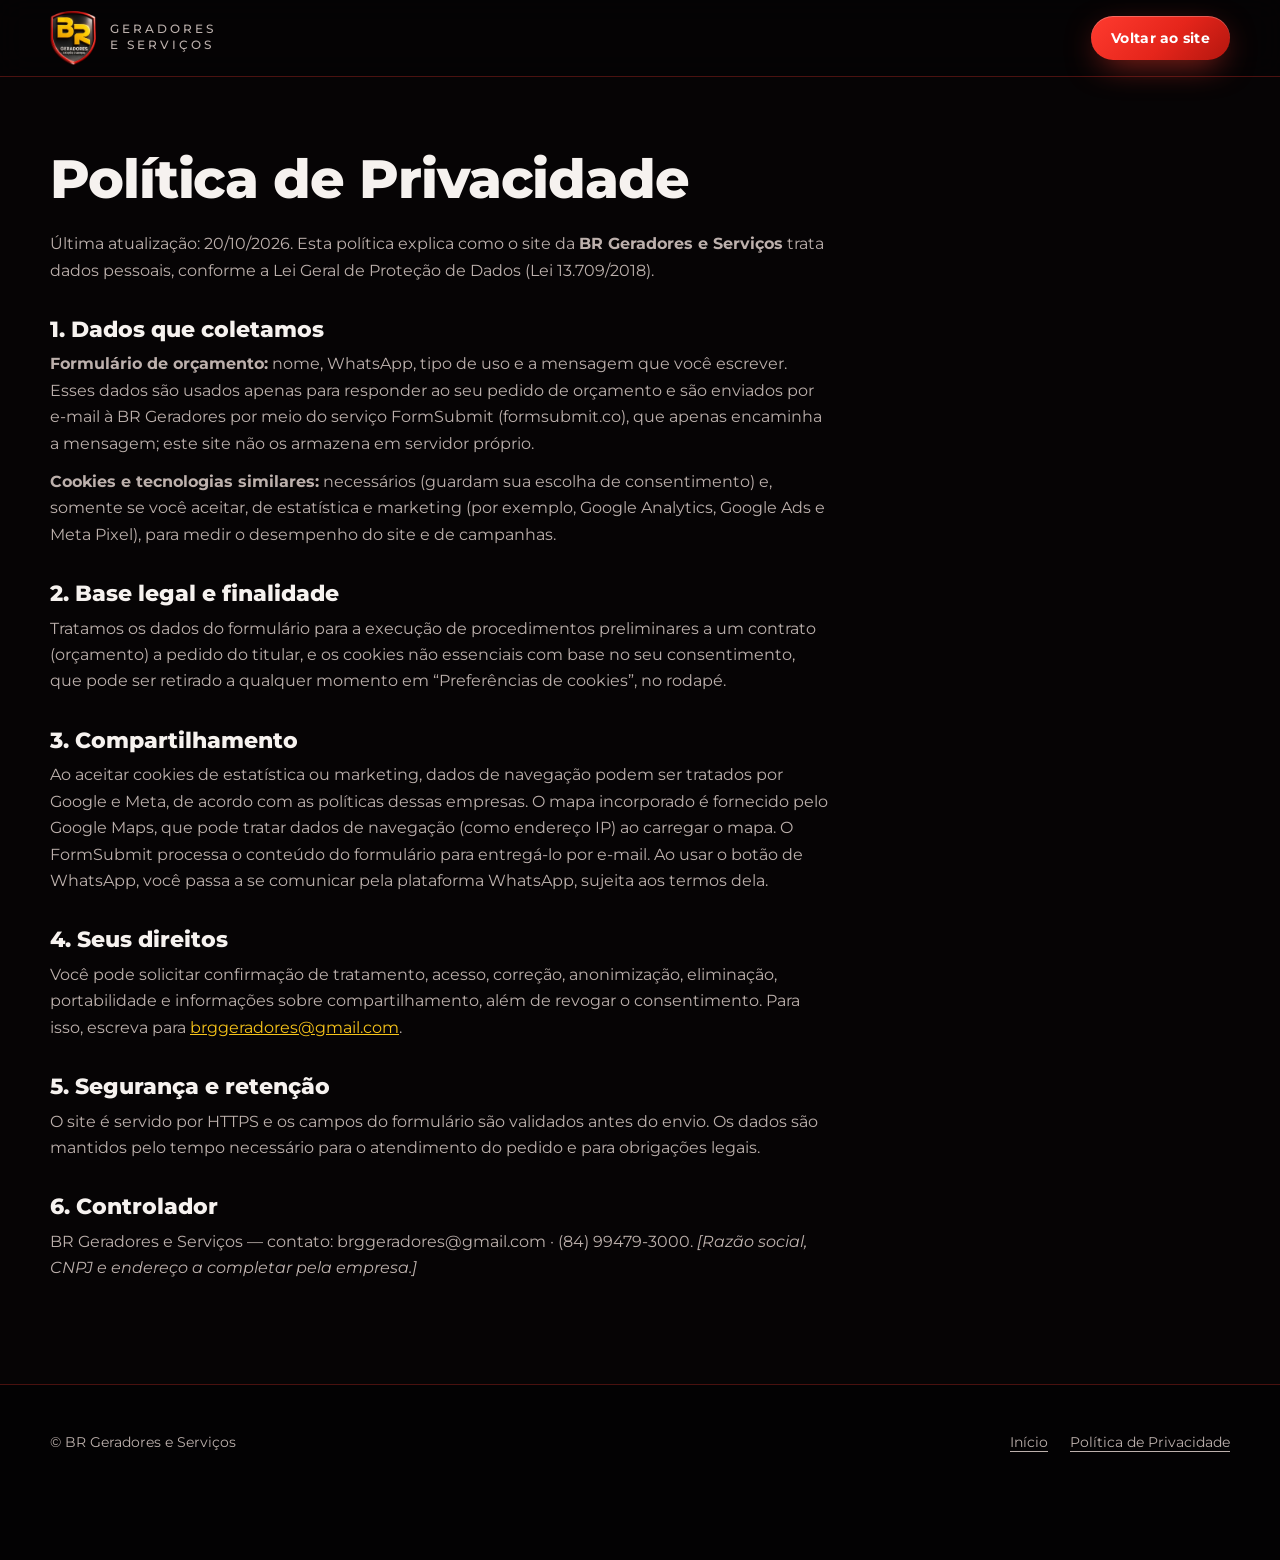
<file: privacidade.html>
<!DOCTYPE html>
<html lang="pt-BR"><head><meta charset="utf-8"><meta name="viewport" content="width=device-width, initial-scale=1">
<title>Política de Privacidade | BR Geradores</title><meta name="description" content="Como a BR Geradores trata dados pessoais conforme a LGPD."><meta name="robots" content="index,follow">
<meta name="theme-color" content="#060405"><link rel="icon" href="img/favicon.png">
<link rel="preconnect" href="https://fonts.googleapis.com"><link rel="preconnect" href="https://fonts.gstatic.com" crossorigin>
<link href="https://fonts.googleapis.com/css2?family=Montserrat:wght@300;400;500;600;700;800&display=swap" rel="stylesheet">
<link rel="stylesheet" href="css/style.css"></head><body>
<header class="top sc"><div class="wrap nav"><a class="brand" href="index.html"><img src="img/logo.webp" width="46" height="53" alt="BR Geradores"><span>Geradores<br>e Serviços</span></a><a class="btn sm" href="index.html">Voltar ao site</a></div></header>
<main class="page"><div class="wrap">
<h1>Política de Privacidade</h1>
<p>Última atualização: 20/10/2026. Esta política explica como o site da <b>BR Geradores e Serviços</b> trata dados pessoais, conforme a Lei Geral de Proteção de Dados (Lei 13.709/2018).</p>
<h2>1. Dados que coletamos</h2>
<p><b>Formulário de orçamento:</b> nome, WhatsApp, tipo de uso e a mensagem que você escrever. Esses dados são usados apenas para responder ao seu pedido de orçamento e são enviados por e-mail à BR Geradores por meio do serviço FormSubmit (formsubmit.co), que apenas encaminha a mensagem; este site não os armazena em servidor próprio.</p>
<p><b>Cookies e tecnologias similares:</b> necessários (guardam sua escolha de consentimento) e, somente se você aceitar, de estatística e marketing (por exemplo, Google Analytics, Google Ads e Meta Pixel), para medir o desempenho do site e de campanhas.</p>
<h2>2. Base legal e finalidade</h2>
<p>Tratamos os dados do formulário para a execução de procedimentos preliminares a um contrato (orçamento) a pedido do titular, e os cookies não essenciais com base no seu consentimento, que pode ser retirado a qualquer momento em “Preferências de cookies”, no rodapé.</p>
<h2>3. Compartilhamento</h2>
<p>Ao aceitar cookies de estatística ou marketing, dados de navegação podem ser tratados por Google e Meta, de acordo com as políticas dessas empresas. O mapa incorporado é fornecido pelo Google Maps, que pode tratar dados de navegação (como endereço IP) ao carregar o mapa. O FormSubmit processa o conteúdo do formulário para entregá-lo por e-mail. Ao usar o botão de WhatsApp, você passa a se comunicar pela plataforma WhatsApp, sujeita aos termos dela.</p>
<h2>4. Seus direitos</h2>
<p>Você pode solicitar confirmação de tratamento, acesso, correção, anonimização, eliminação, portabilidade e informações sobre compartilhamento, além de revogar o consentimento. Para isso, escreva para <a href="mailto:brggeradores@gmail.com" style="color:var(--gold)">brggeradores@gmail.com</a>.</p>
<h2>5. Segurança e retenção</h2>
<p>O site é servido por HTTPS e os campos do formulário são validados antes do envio. Os dados são mantidos pelo tempo necessário para o atendimento do pedido e para obrigações legais.</p>
<h2>6. Controlador</h2>
<p>BR Geradores e Serviços — contato: brggeradores@gmail.com · (84) 99479-3000. <i>[Razão social, CNPJ e endereço a completar pela empresa.]</i></p>
</div></main><footer><div class="wrap foot"><span>© BR Geradores e Serviços</span><nav><a href="index.html">Início</a><a href="privacidade.html">Política de Privacidade</a></nav></div></footer></body></html>
</file>
<file: css/style.css>
/* BR Geradores — landing page | identidade extraída das artes: preto profundo, vermelho elétrico, ouro do logo, branco */
:root{
  --bg:#060405;--bg2:#0d0809;--bg3:#150c0e;
  --red:#e5251b;--red2:#ff3b2f;--red-d:#7a0f0a;--gold:#f7c41a;
  --txt:#f6f2ef;--mut:#bcb0ac;--line:rgba(255,59,47,.28);
  --r:22px;--ease:cubic-bezier(.2,.8,.2,1);
  --font:"Montserrat",system-ui,-apple-system,"Segoe UI",Roboto,Arial,sans-serif;
}
*,*::before,*::after{box-sizing:border-box}
html{scroll-behavior:smooth;scroll-padding-top:84px;-webkit-text-size-adjust:100%}
body{margin:0;background:var(--bg);color:var(--txt);font:400 1rem/1.65 var(--font);overflow-x:hidden;overflow-x:clip}
img,svg{max-width:100%;display:block}
a{color:inherit}
h1,h2,h3{margin:0;line-height:1.05;letter-spacing:-.02em}
p{margin:0}
.wrap{width:min(1180px,100% - 40px);margin-inline:auto}
.sr{position:absolute;width:1px;height:1px;overflow:hidden;clip:rect(0 0 0 0);white-space:nowrap}
.skip{position:fixed;left:12px;top:-60px;z-index:200;background:var(--gold);color:#111;padding:10px 16px;border-radius:10px;font-weight:700;text-decoration:none}
.skip:focus{top:12px}
:focus-visible{outline:3px solid var(--gold);outline-offset:3px;border-radius:6px}
.ico{width:1.5em;height:1.5em;fill:none;stroke:currentColor;stroke-width:1.7;stroke-linecap:round;stroke-linejoin:round;flex:none}
.red{color:var(--red2)}.gold{color:var(--gold)}

/* ---------- Revelações ---------- */
.js [data-reveal]{opacity:0;transition:opacity .9s var(--ease),transform .9s var(--ease);transition-delay:var(--d,0s)}
.js [data-reveal="up"]{transform:translateY(38px)}
.js [data-reveal="left"]{transform:translateX(-48px)}
.js [data-reveal="right"]{transform:translateX(48px)}
.js [data-reveal="zoom"]{transform:scale(.86)}
.js [data-reveal].in{opacity:1;transform:none}
.js [data-split] .w{display:inline-block;overflow:hidden;vertical-align:bottom;padding-bottom:.08em}
.js [data-split] .w>i{display:inline-block;font-style:inherit;transform:translateY(110%) rotate(4deg);opacity:0;transition:transform .8s var(--ease),opacity .6s;transition-delay:calc(var(--i)*55ms + var(--d,0s))}
.js [data-split].in .w>i{transform:none;opacity:1}
.js .hero [data-reveal],.js .hero [data-split]{transition-delay:calc(var(--d,0s) + .15s)}

/* ---------- Header ---------- */
.top{position:fixed;inset:0 0 auto;z-index:60;transition:background .35s,backdrop-filter .35s,box-shadow .35s}
.top.sc{background:rgba(6,4,5,.82);backdrop-filter:blur(14px);box-shadow:0 1px 0 var(--line)}
.nav{display:flex;align-items:center;justify-content:space-between;height:76px}
.brand{display:flex;align-items:center;gap:14px;text-decoration:none}
.brand img{width:46px;height:auto}
.brand span{font-size:.72rem;letter-spacing:.26em;line-height:1.35;color:var(--mut);text-transform:uppercase;font-weight:500}
.menu{display:flex;gap:28px;list-style:none;margin:0;padding:0}
.menu a{font-size:.86rem;font-weight:600;text-decoration:none;color:var(--mut);position:relative;padding:6px 0;transition:color .2s}
.menu a::after{content:"";position:absolute;left:0;right:100%;bottom:0;height:2px;background:linear-gradient(90deg,var(--red2),var(--gold));transition:right .35s var(--ease)}
.menu a:hover,.menu a.act{color:var(--txt)}
.menu a:hover::after,.menu a.act::after{right:0}
.burger{display:none;background:none;border:1px solid var(--line);color:var(--txt);width:46px;height:46px;border-radius:14px;cursor:pointer;place-items:center}
.nav-cta{display:flex;gap:12px;align-items:center}

/* ---------- Botões ---------- */
.btn{--bg-b:linear-gradient(135deg,var(--red2),var(--red) 55%,#b3160e);position:relative;display:inline-flex;align-items:center;justify-content:center;gap:10px;font:700 .95rem var(--font);letter-spacing:.02em;color:#fff;background:var(--bg-b);border:0;border-radius:999px;padding:16px 28px;min-height:52px;cursor:pointer;text-decoration:none;overflow:hidden;isolation:isolate;box-shadow:0 10px 34px -10px rgba(255,59,47,.75),inset 0 1px 0 rgba(255,255,255,.25);transition:transform .25s var(--ease),box-shadow .25s}
.btn::before{content:"";position:absolute;inset:0;background:linear-gradient(105deg,transparent 30%,rgba(255,255,255,.45) 50%,transparent 70%);transform:translateX(-120%);z-index:-1}
.btn:hover{transform:translateY(-2px);box-shadow:0 16px 44px -10px rgba(255,59,47,.95),inset 0 1px 0 rgba(255,255,255,.3)}
.btn:hover::before{transform:translateX(120%);transition:transform .8s var(--ease)}
.btn.ghost{background:rgba(255,255,255,.04);border:1px solid var(--line);box-shadow:none;backdrop-filter:blur(6px)}
.btn.ghost:hover{border-color:var(--red2);box-shadow:0 0 30px -6px rgba(255,59,47,.6)}
.btn.sm{padding:11px 20px;min-height:44px;font-size:.85rem}
.btn.wa{--bg-b:linear-gradient(135deg,#25d366,#128c4a)}
.btn[disabled]{opacity:.6;cursor:wait}

/* ---------- Seções base ---------- */
section{position:relative;padding:112px 0;isolation:isolate}
.eyebrow{display:inline-flex;align-items:center;gap:12px;font-size:.76rem;letter-spacing:.28em;text-transform:uppercase;color:var(--gold);font-weight:700;margin-bottom:20px}
.eyebrow::before{content:"";width:34px;height:2px;background:linear-gradient(90deg,var(--red2),var(--gold))}
h2{font-size:clamp(2rem,4.8vw,3.6rem);font-weight:800}
h2 .lt{font-weight:300}
.lead{color:var(--mut);font-size:1.08rem;max-width:620px;margin-top:20px}
.sec-head{margin-bottom:56px}
.bgglow{position:absolute;z-index:-1;pointer-events:none;border-radius:50%;filter:blur(90px);opacity:.55;background:radial-gradient(circle,rgba(229,37,27,.55),transparent 65%)}

/* Corrente elétrica nos divisores */
.current{display:block;width:100%;height:36px;margin:0;overflow:visible}
.current path{fill:none;stroke-width:2;vector-effect:non-scaling-stroke}
.current .base{stroke:rgba(255,59,47,.25)}
.current .pulse{stroke:url(#gradCur);stroke-dasharray:90 910;stroke-linecap:round;filter:drop-shadow(0 0 6px #ff3b2f);animation:run 3.6s linear infinite}
.current.rev .pulse{animation-direction:reverse;animation-duration:4.4s}
@keyframes run{from{stroke-dashoffset:1000}to{stroke-dashoffset:0}}

/* ---------- HERO ---------- */
.hero{min-height:100svh;padding:132px 0 70px;display:flex;align-items:center;overflow:hidden;background:radial-gradient(1200px 700px at 78% 30%,rgba(122,15,10,.5),transparent 60%),var(--bg)}
.hero canvas{position:absolute;inset:0;width:100%;height:100%;z-index:-1;pointer-events:none}
.ring{position:absolute;right:-12%;top:-8%;width:min(96vw,860px);aspect-ratio:1;border-radius:50%;z-index:-1;pointer-events:none;background:conic-gradient(from 210deg,transparent 0 8%,var(--red-d) 24%,var(--red2) 52%,var(--red-d) 80%,transparent 94%);-webkit-mask:radial-gradient(farthest-side,transparent calc(100% - 18px),#000 calc(100% - 17px));mask:radial-gradient(farthest-side,transparent calc(100% - 18px),#000 calc(100% - 17px));filter:drop-shadow(0 0 26px rgba(255,59,47,.7));animation:spin 38s linear infinite}
.ring.arc{background:conic-gradient(from 0deg,transparent 0 92%,#fff 98%,var(--gold) 100%);animation-duration:7s;filter:drop-shadow(0 0 14px #ffb347)}
@keyframes spin{to{transform:rotate(360deg)}}
.hero-grid{display:grid;grid-template-columns:.95fr 1.05fr;gap:30px;align-items:center}
@media (min-width:981px){.hero-img{margin-right:-5vw}}
.hero h1{font-size:clamp(3rem,8.2vw,6.6rem);font-weight:800;line-height:.95;letter-spacing:-.035em;text-transform:uppercase}
.hero h1 .a{display:block;color:#fff}
.hero h1 .a .w>i{background:linear-gradient(180deg,#fff 20%,#cfcfcf 70%,#8a8a8a);-webkit-background-clip:text;background-clip:text;-webkit-text-fill-color:transparent}
.hero h1 .b{display:block;font-weight:300;color:#fff;font-size:.82em}
.hero h1 .c{display:block;color:var(--red2);text-shadow:0 0 40px rgba(255,59,47,.45)}
.hero .bar{display:block;width:150px;height:3px;background:var(--red2);margin:30px 0 22px;box-shadow:0 0 16px var(--red2);transform-origin:left}
.hero .sub{font-size:clamp(1.1rem,2.2vw,1.45rem);font-weight:400;max-width:480px;line-height:1.4}
.hero .sub b{font-weight:800}
.hero .cta{display:flex;flex-wrap:wrap;gap:14px;margin:34px 0 28px}
.hero .note{display:flex;gap:14px;align-items:flex-start;max-width:520px;color:var(--mut);font-size:.98rem}
.hero .note svg{color:var(--red2);margin-top:3px}
.hero .note b{color:var(--txt)}
.hero-img{position:relative;perspective:1200px}
.hero-img .frame{position:relative;border-radius:var(--r);overflow:hidden;box-shadow:0 40px 90px -30px rgba(229,37,27,.55),0 0 0 1px var(--line)}
.hero-img img{width:100%;height:auto;aspect-ratio:1100/402}
.hero-img .frame::after{content:"";position:absolute;inset:0;background:linear-gradient(180deg,rgba(6,4,5,.1),transparent 40%,rgba(6,4,5,.55));pointer-events:none}
.hero-img .frame::before{content:"";position:absolute;top:0;left:-30%;width:30%;height:100%;z-index:2;background:linear-gradient(100deg,transparent,rgba(255,255,255,.22),transparent);transform:skewX(-18deg);animation:sheen 5.5s ease-in-out infinite 2s}
@keyframes sheen{0%,55%{left:-40%}100%{left:130%}}
.badge{position:absolute;z-index:3;display:flex;align-items:center;gap:10px;background:rgba(10,6,7,.78);backdrop-filter:blur(10px);border:1px solid var(--line);padding:12px 18px;border-radius:16px;font-size:.84rem;font-weight:600;box-shadow:0 16px 40px -14px #000;animation:float 6s ease-in-out infinite}
.badge b{font-size:1.4rem;font-weight:800;color:var(--gold);line-height:1}
.badge.b1{left:-14px;bottom:-22px}.badge.b2{right:-8px;top:-24px;animation-delay:-3s}
@keyframes float{50%{transform:translateY(-10px)}}
.scroll-ind{position:absolute;left:50%;bottom:22px;width:26px;height:42px;border:2px solid rgba(255,255,255,.35);border-radius:14px;transform:translateX(-50%)}
.scroll-ind::after{content:"";position:absolute;left:50%;top:8px;width:4px;height:8px;border-radius:3px;background:var(--red2);transform:translateX(-50%);animation:wheel 1.8s infinite}
@keyframes wheel{0%{opacity:1;transform:translate(-50%,0)}100%{opacity:0;transform:translate(-50%,14px)}}

/* ---------- Pilares ---------- */
.pillars{background:linear-gradient(180deg,var(--bg),var(--bg2));padding:96px 0}
.pil-grid{display:grid;grid-template-columns:repeat(4,1fr);position:relative}
.pil{padding:10px 22px;text-align:center;position:relative}
.pil+.pil::before{content:"";position:absolute;left:0;top:14%;height:72%;width:1px;background:linear-gradient(transparent,var(--line),transparent)}
.orb{position:relative;width:96px;height:96px;margin:0 auto 20px;border-radius:50%;display:grid;place-items:center;color:var(--txt);background:radial-gradient(circle,rgba(229,37,27,.22),rgba(0,0,0,.2) 70%)}
.orb::before{content:"";position:absolute;inset:0;border-radius:50%;background:conic-gradient(from 0deg,var(--red-d),var(--red2),var(--red-d) 55%,transparent 56% 80%,#fff 96%,var(--red2));-webkit-mask:radial-gradient(farthest-side,transparent calc(100% - 3px),#000 calc(100% - 2px));mask:radial-gradient(farthest-side,transparent calc(100% - 3px),#000 calc(100% - 2px));animation:spin 6s linear infinite}
.orb .ico{width:38px;height:38px;position:relative}
.pil h3{font-size:.95rem;font-weight:500;letter-spacing:.08em;text-transform:uppercase;line-height:1.35}
.pil h3 b{display:block;font-weight:800}

/* ---------- Equipamentos ---------- */
.equip{background:var(--bg2)}
.equip::before{content:"";position:absolute;inset:0;z-index:-1;opacity:.5;background-image:linear-gradient(rgba(255,59,47,.07) 1px,transparent 1px),linear-gradient(90deg,rgba(255,59,47,.07) 1px,transparent 1px);background-size:56px 56px;-webkit-mask:radial-gradient(ellipse at 50% 40%,#000,transparent 75%);mask:radial-gradient(ellipse at 50% 40%,#000,transparent 75%)}
.cards{display:grid;grid-template-columns:repeat(3,1fr);gap:18px}
.card{--mx:50%;--my:50%;position:relative;padding:32px 28px 30px;border-radius:var(--r);background:linear-gradient(160deg,rgba(255,255,255,.05),rgba(255,255,255,.015));border:1px solid rgba(255,255,255,.08);overflow:hidden;transition:border-color .3s,transform .3s var(--ease);transform-style:preserve-3d}
.card::before{content:"";position:absolute;inset:0;background:radial-gradient(380px circle at var(--mx) var(--my),rgba(255,59,47,.28),transparent 60%);opacity:0;transition:opacity .35s}
.card:hover{border-color:rgba(255,59,47,.55)}
.card:hover::before{opacity:1}
.card .n{position:absolute;right:20px;top:14px;font-size:3.2rem;font-weight:800;color:rgba(255,255,255,.05);line-height:1}
.card .ci{width:58px;height:58px;border-radius:18px;display:grid;place-items:center;margin-bottom:22px;color:#fff;background:linear-gradient(135deg,var(--red2),var(--red-d));box-shadow:0 12px 30px -10px var(--red2)}
.card h3{font-size:1.22rem;font-weight:700;margin-bottom:10px;letter-spacing:-.01em}
.card p{color:var(--mut);font-size:.98rem;line-height:1.55}
.card .bolt{position:absolute;left:0;bottom:0;height:2px;width:100%;background:linear-gradient(90deg,transparent,var(--red2),var(--gold),transparent);transform:translateX(-100%)}
.card:hover .bolt{animation:zip 1.1s var(--ease)}
@keyframes zip{to{transform:translateX(100%)}}
.power{display:flex;flex-wrap:wrap;gap:34px;align-items:center;justify-content:space-between;margin-top:34px;padding:30px 34px;border-radius:var(--r);border:1px solid var(--line);background:linear-gradient(100deg,rgba(229,37,27,.16),rgba(255,255,255,.02))}
.power p{max-width:560px;font-size:1.05rem}
.power b{color:var(--gold)}
.meter{flex:1 1 280px;max-width:420px}
.meter .track{position:relative;height:10px;border-radius:99px;background:rgba(255,255,255,.1);overflow:hidden}
.meter .fill{position:absolute;inset:0;width:100%;transform-origin:left;transform:scaleX(0);background:linear-gradient(90deg,var(--red),var(--gold));border-radius:99px;transition:transform 1.8s var(--ease) .3s;box-shadow:0 0 16px var(--red2)}
.in .meter .fill,.meter.in .fill{transform:scaleX(1)}
.meter .lab{display:flex;justify-content:space-between;font-size:.82rem;font-weight:700;margin-top:10px;color:var(--mut)}

/* ---------- Sinais ---------- */
.signs{background:radial-gradient(900px 500px at 12% 20%,rgba(229,37,27,.3),transparent 60%),var(--bg)}
.signs-grid{display:grid;grid-template-columns:.95fr 1.05fr;gap:56px;align-items:center}
.signs h2 .big{display:block;font-size:1.35em;color:var(--red2);font-weight:800}
.tag-red{display:inline-block;margin-top:18px;background:linear-gradient(135deg,var(--red2),var(--red));padding:12px 22px;border-radius:12px;font-weight:800;letter-spacing:.04em;text-transform:uppercase;font-size:.95rem;box-shadow:0 12px 34px -12px var(--red2)}
.sign-list{display:grid;gap:14px;list-style:none;padding:0;margin:0}
.sign{position:relative;display:flex;align-items:center;gap:20px;padding:18px 22px;border-radius:22px;border:1px solid var(--line);background:linear-gradient(100deg,rgba(255,59,47,.14),rgba(255,255,255,.02));overflow:hidden}
.sign::after{content:"";position:absolute;top:0;bottom:0;width:80px;left:-120px;background:linear-gradient(100deg,transparent,rgba(255,59,47,.45),transparent);animation:scan 4.5s linear infinite;animation-delay:var(--sd,0s)}
@keyframes scan{to{left:110%}}
.sign .num{flex:none;width:54px;height:54px;border-radius:50%;background:#fff;color:var(--red);display:grid;place-items:center;font-size:1.7rem;font-weight:800}
.sign .ic{flex:none;width:54px;height:54px;border-radius:50%;border:2px solid var(--red-d);display:grid;place-items:center;color:var(--red2);background:rgba(0,0,0,.4)}
.sign b{display:block;font-size:1.08rem;font-weight:700}
.sign div>span{color:var(--mut);font-size:.95rem}
.signs .end{margin-top:26px;font-size:1.15rem;font-weight:600}
.signs .end b{color:var(--red2);text-transform:uppercase}

/* ---------- Segmentos (marquee) ---------- */
.segs{padding:90px 0;background:var(--bg2);overflow:hidden}
.mq{display:flex;gap:14px;width:max-content;animation:mq 42s linear infinite;padding:7px 0}
.mq.r{animation-direction:reverse;animation-duration:50s}
.segs:hover .mq{animation-play-state:paused}
.mq span{white-space:nowrap;padding:16px 28px;border-radius:999px;border:1px solid var(--line);background:rgba(255,255,255,.03);font-weight:600;font-size:1.02rem;display:inline-flex;align-items:center;gap:12px}
.mq span::before{content:"";width:8px;height:8px;border-radius:50%;background:var(--red2);box-shadow:0 0 12px var(--red2)}
.mq span.hl{background:linear-gradient(135deg,rgba(255,59,47,.25),rgba(247,196,26,.12));border-color:rgba(247,196,26,.45)}
@keyframes mq{to{transform:translateX(-50%)}}
.segs .sec-head{text-align:center}.segs .sec-head .lead{margin-inline:auto}

/* ---------- Por que escolher ---------- */
.why{background:radial-gradient(800px 600px at 85% 50%,rgba(229,37,27,.28),transparent 60%),var(--bg)}
.why-grid{display:grid;grid-template-columns:1fr 1fr;gap:70px;align-items:center}
.photo{position:relative;border-radius:34px;overflow:hidden}
.photo::before{content:"";position:absolute;inset:-2px;z-index:0;border-radius:36px;background:conic-gradient(from 0deg,transparent,var(--red2),transparent 30%,transparent 70%,var(--gold),transparent);animation:spin 7s linear infinite}
.photo .in-img{position:relative;z-index:1;margin:3px;border-radius:32px;overflow:hidden;background:#000}
.photo img{width:100%;height:auto;aspect-ratio:4/5;object-position:50% 10%;object-fit:cover;transform:scale(1.14)}
.photo .in-img::after{content:"";position:absolute;inset:0;background:linear-gradient(0deg,rgba(6,4,5,.7),transparent 45%)}
.photo figcaption{position:absolute;z-index:2;left:22px;right:22px;bottom:18px;font-weight:700;font-size:1.05rem}
.checks{list-style:none;margin:30px 0 0;padding:0;display:grid;gap:4px}
.checks li{display:flex;align-items:center;gap:18px;padding:16px 0;border-bottom:1px solid rgba(255,255,255,.09);font-size:1.12rem;font-weight:500}
.chk{flex:none;width:44px;height:44px;border-radius:50%;border:2px solid var(--red2);display:grid;place-items:center;color:var(--red2);box-shadow:0 0 18px rgba(255,59,47,.4)}
.chk path{stroke-dasharray:30;stroke-dashoffset:30;transition:stroke-dashoffset .7s var(--ease) calc(.4s + var(--i,0)*.15s)}
.in .chk path,.chk.in path{stroke-dashoffset:0}
.quote{margin-top:30px;padding:22px 26px;border-radius:20px;border:1px solid var(--line);background:rgba(255,255,255,.03);font-size:1.12rem;display:flex;gap:18px;align-items:center}
.quote svg{color:var(--red2);width:44px;height:44px}
.quote b{color:var(--red2)}

/* ---------- Números + Portfólio ---------- */
.nums{padding:84px 0;background:linear-gradient(180deg,var(--bg2),var(--bg3))}
.nums-grid{display:grid;grid-template-columns:repeat(4,1fr);gap:14px}
.stat{padding:34px 20px;text-align:center;border-radius:var(--r);border:1px solid var(--line);background:rgba(0,0,0,.35);position:relative;overflow:hidden}
.stat strong{display:block;font-size:clamp(2.2rem,5vw,3.6rem);font-weight:800;color:var(--gold);line-height:1;text-shadow:0 0 30px rgba(247,196,26,.3)}
.stat>span{display:block;margin-top:10px;color:var(--mut);font-size:.92rem}
.port{background:var(--bg3)}
.port .sec-head{text-align:center}.port .sec-head .lead{margin-inline:auto}
.port .proof{text-align:center;margin-top:34px;color:var(--mut)}

/* ---------- Frota ---------- */
.fleet{background:radial-gradient(900px 500px at 15% 60%,rgba(229,37,27,.3),transparent 60%),var(--bg)}
.fleet-grid{display:grid;grid-template-columns:1.05fr .95fr;gap:56px;align-items:center}
.truck{position:relative}
.truck .frame{border-radius:var(--r);overflow:hidden;box-shadow:0 40px 90px -30px rgba(229,37,27,.5),0 0 0 1px var(--line)}
.truck img{width:100%;height:auto;aspect-ratio:900/487}
.truck .road{position:absolute;left:-6%;right:-6%;bottom:-18px;height:3px;background:linear-gradient(90deg,transparent,var(--red2),transparent);box-shadow:0 0 22px var(--red2)}
.fleet ul{list-style:none;padding:0;margin:28px 0 34px;display:grid;gap:14px}
.fleet li{display:flex;gap:14px;align-items:flex-start;color:var(--mut)}
.fleet li b{color:var(--txt)}
.fleet li svg{color:var(--red2);margin-top:2px}

/* ---------- FAQ ---------- */
.faq{background:var(--bg2)}
.faq-grid{display:grid;grid-template-columns:.8fr 1.2fr;gap:56px}
details{border:1px solid rgba(255,255,255,.1);border-radius:18px;background:rgba(255,255,255,.025);margin-bottom:12px;transition:border-color .3s,background .3s}
details[open]{border-color:var(--red2);background:rgba(255,59,47,.07)}
summary{list-style:none;cursor:pointer;display:flex;justify-content:space-between;align-items:center;gap:20px;padding:20px 24px;font-weight:700;font-size:1.04rem;min-height:60px}
summary::-webkit-details-marker{display:none}
summary .pm{flex:none;width:28px;height:28px;position:relative;border-radius:50%;border:1px solid var(--line)}
summary .pm::before,summary .pm::after{content:"";position:absolute;left:50%;top:50%;width:12px;height:2px;background:var(--red2);transform:translate(-50%,-50%);transition:transform .3s}
summary .pm::after{transform:translate(-50%,-50%) rotate(90deg)}
details[open] .pm::after{transform:translate(-50%,-50%) rotate(0)}
.ans{padding:0 24px 22px;color:var(--mut)}

/* ---------- Contato ---------- */
.contact{background:radial-gradient(1000px 600px at 50% 0%,rgba(229,37,27,.4),transparent 60%),var(--bg);padding-bottom:96px}
.contact-grid{display:grid;grid-template-columns:1fr 1fr;gap:48px;align-items:start}
.reach{list-style:none;padding:0;margin:34px 0 0;display:grid;gap:16px}
.reach a,.reach div{display:flex;align-items:center;gap:16px;text-decoration:none;font-weight:600}
.reach .ri{width:50px;height:50px;border-radius:50%;display:grid;place-items:center;border:1px solid var(--line);color:var(--red2);background:rgba(255,59,47,.08);transition:all .3s}
.reach a:hover .ri{background:var(--red2);color:#fff;box-shadow:0 0 26px var(--red2)}
.reach small{display:block;color:var(--mut);font-weight:400;font-size:.8rem;letter-spacing:.06em;text-transform:uppercase}
.electric{position:relative;border-radius:30px;padding:2px;overflow:hidden;isolation:isolate}
.electric::before{content:"";position:absolute;inset:-60%;z-index:-2;background:conic-gradient(from 0deg,transparent 0 55%,var(--red2) 70%,#fff 78%,var(--gold) 82%,transparent 90%);animation:spin 5s linear infinite}
.electric::after{content:"";position:absolute;inset:2px;z-index:-1;border-radius:28px;background:linear-gradient(160deg,#150c0e,#0a0607)}
form{padding:36px 32px 32px}
form h3{font-size:1.5rem;font-weight:800;margin-bottom:6px}
form .hint{color:var(--mut);font-size:.92rem;margin-bottom:24px}
.f{margin-bottom:16px}
label{display:block;font-size:.84rem;font-weight:700;margin-bottom:7px;letter-spacing:.02em}
input,select,textarea{width:100%;font:500 1rem var(--font);color:var(--txt);background:rgba(255,255,255,.05);border:1px solid rgba(255,255,255,.16);border-radius:14px;padding:14px 16px;min-height:52px;transition:border-color .25s,box-shadow .25s}
textarea{min-height:104px;resize:vertical}
select{appearance:none;background-image:linear-gradient(45deg,transparent 50%,#fff 50%),linear-gradient(135deg,#fff 50%,transparent 50%);background-position:calc(100% - 22px) 55%,calc(100% - 16px) 55%;background-size:6px 6px;background-repeat:no-repeat}
select option{background:#150c0e}
input:focus,select:focus,textarea:focus{outline:none;border-color:var(--red2);box-shadow:0 0 0 3px rgba(255,59,47,.3)}
input[aria-invalid=true],select[aria-invalid=true]{border-color:#ff7a70}
.err{display:none;color:#ff9a92;font-size:.82rem;margin-top:6px;font-weight:600}
[aria-invalid=true]+.err,.chkrow:has(input[aria-invalid=true])+.err{display:block}
.two{display:grid;grid-template-columns:1fr 1fr;gap:14px}
.chkrow{display:flex;gap:12px;align-items:flex-start;font-size:.86rem;color:var(--mut);margin:6px 0 20px}
.chkrow input{width:22px;height:22px;min-height:0;margin-top:2px;accent-color:var(--red2);flex:none}
.chkrow label{font-weight:400;margin:0;letter-spacing:0}
.chkrow a{color:var(--gold)}
.hp{position:absolute;left:-9999px;width:1px;height:1px;overflow:hidden}
#formMsg{margin-top:16px;font-weight:600;font-size:.95rem}
#formMsg a{color:var(--gold)}

/* ---------- Footer / extras ---------- */
footer{border-top:1px solid var(--line);padding:40px 0 100px;background:#030203;color:var(--mut);font-size:.9rem}
.foot{display:flex;flex-wrap:wrap;gap:26px;justify-content:space-between;align-items:center}
.foot img{width:54px}
.foot nav{display:flex;flex-wrap:wrap;gap:22px}
.foot a,.foot button{color:var(--mut);background:none;border:0;font:inherit;cursor:pointer;text-decoration:underline;text-underline-offset:4px;padding:6px 0}
.foot a:hover,.foot button:hover{color:var(--txt)}
.fab{position:fixed;right:18px;bottom:18px;z-index:70;display:flex;flex-direction:column;gap:12px;align-items:flex-end}
.fab .btn{padding:0 24px 0 18px;box-shadow:0 14px 40px -8px rgba(37,211,102,.7)}
.fab .btn.wa::after{content:"";position:absolute;inset:0;border-radius:inherit;box-shadow:0 0 0 0 rgba(37,211,102,.7);animation:ping 2.4s infinite}
@keyframes ping{70%,100%{box-shadow:0 0 0 22px rgba(37,211,102,0)}}
.cookie{position:fixed;left:50%;bottom:20px;transform:translate(-50%,160%);z-index:150;width:min(720px,100% - 28px);background:rgba(14,8,10,.96);border:1px solid var(--line);border-radius:22px;padding:22px 24px;box-shadow:0 24px 70px -10px #000;transition:transform .6s var(--ease);backdrop-filter:blur(14px)}
.cookie.show{transform:translate(-50%,0)}
.cookie h2{font-size:1.1rem;margin-bottom:8px;letter-spacing:0}
.cookie p{color:var(--mut);font-size:.9rem}
.cookie p a{color:var(--gold)}
.cookie .row{display:flex;flex-wrap:wrap;gap:10px;margin-top:16px}
.page{padding:150px 0 90px;min-height:80vh}
.page h1{font-size:clamp(2rem,5vw,3.4rem);font-weight:800;margin-bottom:24px}
.page h2{font-size:1.4rem;margin:34px 0 10px;letter-spacing:0}
.page p,.page li{color:var(--mut);max-width:780px;margin-bottom:12px}
.e404{text-align:center;display:grid;place-items:center}
.e404 h1{font-size:clamp(6rem,22vw,13rem);color:var(--red2);text-shadow:0 0 60px rgba(255,59,47,.6);animation:flick404 4s infinite}
@keyframes flick404{0%,92%,96%,100%{opacity:1}94%{opacity:.4}98%{opacity:.7}}

/* ---------- Responsivo (mobile-first ajustes) ---------- */
@media (max-width:980px){
  section{padding:84px 0}
  .menu{position:fixed;inset:76px 0 auto;flex-direction:column;gap:0;background:rgba(6,4,5,.97);backdrop-filter:blur(14px);padding:10px 24px 24px;border-bottom:1px solid var(--line);transform:translateY(-130%);transition:transform .45s var(--ease);visibility:hidden}
  .menu.open{transform:none;visibility:visible}
  .menu a{display:block;padding:16px 0;font-size:1.05rem;border-bottom:1px solid rgba(255,255,255,.07)}
  .burger{display:grid}
  .nav-cta .btn{display:none}
  .hero-grid,.signs-grid,.why-grid,.fleet-grid,.faq-grid,.contact-grid{grid-template-columns:1fr}
  .hero{padding-top:110px}
  .hero-img{margin-top:26px}.badge.b1{left:8px}.badge.b2{right:8px}
  .ring{right:-40%;top:0}
  .pil-grid{grid-template-columns:1fr 1fr;row-gap:34px}
  .pil:nth-child(3)::before{display:none}
  .cards{grid-template-columns:1fr 1fr}
  .nums-grid{grid-template-columns:1fr 1fr}
  .photo{max-width:520px;margin-inline:auto}
}
@media (max-width:620px){
  .wrap{width:min(100% - 32px,1180px)}
  .brand span{display:none}
  .cards{grid-template-columns:1fr}
  .two{grid-template-columns:1fr}
  .hero h1{font-size:clamp(2.8rem,15vw,4.4rem)}
  .hero .cta .btn{width:100%}
  .power{padding:24px 20px}
  .sign{padding:14px;gap:12px}.sign .num,.sign .ic{width:44px;height:44px;font-size:1.3rem}
  form{padding:28px 20px 24px}
  .fab .btn span{display:none}.fab .btn{padding:0;width:58px;height:58px;border-radius:50%}
}
@media (prefers-reduced-motion:reduce){
  *,*::before,*::after{animation-duration:.001ms!important;animation-iteration-count:1!important;transition-duration:.001ms!important;scroll-behavior:auto!important}
  .mq{animation:none}
  .js [data-reveal],.js [data-split] .w>i{opacity:1!important;transform:none!important}
}

/* ---------- Carrossel de eventos 9:16 (padrão visual da caixa de contato) ---------- */
.car{position:relative;margin-top:8px}
.car-track{display:flex;gap:18px;list-style:none;margin:0;padding:14px max(20px,calc((100vw - 1180px)/2)) 30px;overflow-x:auto;scroll-snap-type:x mandatory;scrollbar-width:none;overscroll-behavior-x:contain;-webkit-mask-image:linear-gradient(90deg,transparent,#000 5%,#000 95%,transparent);mask-image:linear-gradient(90deg,transparent,#000 5%,#000 95%,transparent)}
.car-track::-webkit-scrollbar{display:none}
.car-track:focus-visible{outline-offset:-4px}
.ev-card{position:relative;flex:0 0 min(280px,70vw);aspect-ratio:9/16;border-radius:30px;padding:2px;overflow:hidden;isolation:isolate;scroll-snap-align:center;background:linear-gradient(160deg,rgba(255,59,47,.45),rgba(255,255,255,.07) 55%,rgba(247,196,26,.3));transition:transform .5s var(--ease),box-shadow .5s;cursor:pointer;contain:layout paint}
.ev-card::before{content:"";position:absolute;inset:-60%;z-index:-1;opacity:0;transition:opacity .5s;background:conic-gradient(from 0deg,transparent 0 55%,var(--red2) 70%,#fff 78%,var(--gold) 82%,transparent 90%);animation:spin 5s linear infinite;will-change:transform}
.ev-card.is-active{transform:translateY(-6px);box-shadow:0 30px 70px -26px rgba(229,37,27,.7)}
.ev-card.is-active::before,.ev-card:hover::before{opacity:1}
.ev-in{position:relative;height:100%;border-radius:28px;overflow:hidden;background:linear-gradient(160deg,#150c0e,#0a0607)}
.ev-media{position:absolute;inset:0;display:grid;place-items:center;background:radial-gradient(circle at 50% 38%,rgba(229,37,27,.35),transparent 62%)}
.ev-media img.ph-logo{width:46%;height:auto;filter:drop-shadow(0 0 26px rgba(255,59,47,.55));opacity:.9}
.ev-media img.ev-img,.ev-media video{position:absolute;inset:0;width:100%;height:100%;object-fit:cover}
.ev-in::after{content:"";position:absolute;inset:0;background:linear-gradient(0deg,rgba(6,4,5,.92),rgba(6,4,5,0) 52%);pointer-events:none}
.ev-cap{position:absolute;z-index:2;left:20px;right:20px;bottom:22px}
.ev-cap small{display:block;font-size:.7rem;letter-spacing:.22em;text-transform:uppercase;color:var(--gold);font-weight:700;margin-bottom:6px}
.ev-cap b{display:block;font-size:1.35rem;line-height:1.12;font-weight:800;letter-spacing:-.01em;text-wrap:balance}
.ev-play{position:absolute;z-index:2;right:16px;top:16px;width:38px;height:38px;padding:11px;border-radius:50%;background:rgba(6,4,5,.65);border:1px solid var(--line);fill:#fff;stroke:none;opacity:0;transition:opacity .3s}
.ev-card[data-video]:not([data-video=""]) .ev-play{opacity:.9}
.ev-card.playing .ev-play{opacity:0}
.car-ui{display:flex;align-items:center;justify-content:center;gap:18px}
.car-btn{width:52px;height:52px;border-radius:50%;border:1px solid var(--line);background:rgba(255,255,255,.04);color:var(--txt);display:grid;place-items:center;cursor:pointer;transition:all .25s}
.car-btn:hover{background:var(--red2);border-color:var(--red2);box-shadow:0 0 26px -4px var(--red2)}
.car-count{font-weight:700;font-variant-numeric:tabular-nums;color:var(--mut);min-width:64px;text-align:center}

/* ---------- Desempenho e fluidez ---------- */
.ring,.orb::before,.photo::before,.electric::before{will-change:transform}
.equip,.feat,.map,.review,.signs,.segs,.why,.nums,.port,.fleet,.faq,.contact{content-visibility:auto;contain-intrinsic-size:auto 900px}
@media (max-width:980px){
  .ring.arc{display:none}
  .badge,.btn.ghost,.top.sc{-webkit-backdrop-filter:none;backdrop-filter:none}
  .top.sc{background:rgba(6,4,5,.94)}
  .bgglow{filter:blur(60px);opacity:.4}
}

/* ---------- Imagem em produção (placeholder turvo) ---------- */
.ph{position:relative;border-radius:30px;padding:2px;overflow:hidden;isolation:isolate;aspect-ratio:4/5;background:linear-gradient(160deg,rgba(255,59,47,.45),rgba(255,255,255,.07) 55%,rgba(247,196,26,.3));box-shadow:0 40px 90px -40px rgba(229,37,27,.55)}
.ph.wide{aspect-ratio:16/11}
.ph::before{content:"";position:absolute;inset:-60%;z-index:-1;background:conic-gradient(from 0deg,transparent 0 55%,var(--red2) 70%,#fff 78%,var(--gold) 82%,transparent 90%);animation:spin 6s linear infinite;will-change:transform}
.ph-in{position:relative;height:100%;border-radius:28px;overflow:hidden;background:#0a0607}
.ph-in>img.bg{position:absolute;inset:0;width:100%;height:100%;object-fit:cover;transform:scale(1.08)}
.ph-t{position:absolute;inset:0;display:grid;place-content:center;justify-items:center;gap:16px;text-align:center;background:linear-gradient(0deg,rgba(6,4,5,.75),rgba(6,4,5,.35))}
.ph-t img{width:84px;height:auto;filter:drop-shadow(0 0 22px rgba(255,59,47,.6))}
.ph-t b,.ev-card:not(.has-img) .ev-media::after{font-size:.74rem;letter-spacing:.24em;text-transform:uppercase;font-weight:700;border:1px solid var(--line);padding:9px 16px;border-radius:99px;background:rgba(6,4,5,.65);color:var(--txt)}
.ev-card:not(.has-img) .ev-media::after{content:"Imagem em produção";position:absolute;top:16px;left:16px;font-size:.62rem;letter-spacing:.18em;padding:7px 12px}

/* ---------- Seções de destaque (corporativo / climatização) ---------- */
.feat{background:radial-gradient(800px 560px at 12% 40%,rgba(229,37,27,.22),transparent 60%),var(--bg)}
.feat.rev{background:radial-gradient(800px 560px at 88% 40%,rgba(229,37,27,.22),transparent 60%),var(--bg2)}
.feat-grid{display:grid;grid-template-columns:1.1fr .9fr;gap:64px;align-items:center}
.feat.rev .feat-grid{grid-template-columns:.9fr 1.1fr}
.feat .ph{max-width:480px;margin-inline:auto}
.feat .lead{margin:18px 0 8px}
.feat .sub{color:var(--mut);margin:0 0 6px;font-weight:600}
.fgrid{list-style:none;padding:0;margin:26px 0 34px;display:grid;grid-template-columns:repeat(2,1fr);gap:14px}
.fgrid li{display:flex;align-items:center;gap:14px;padding:16px 18px;border-radius:20px;border:1px solid var(--line);background:linear-gradient(100deg,rgba(255,59,47,.12),rgba(255,255,255,.02))}
.fgrid li>span:not(.fi):empty{display:none}
.fgrid b{font-weight:700;line-height:1.25;font-size:.98rem}
.fi{flex:0 0 44px;height:44px;border-radius:50%;border:1px solid var(--line);display:grid;place-items:center;color:var(--red2);background:rgba(6,4,5,.6)}
.fi .ico{width:22px;height:22px}
.fgrid li:last-child:nth-child(odd){grid-column:1/-1}

/* ---------- Mapa e depoimento ---------- */
.map{background:var(--bg2)}
.map-box{border-radius:30px;aspect-ratio:21/9;min-height:320px}
.map-box iframe{position:relative;width:100%;height:100%;border:0;border-radius:28px;display:block;filter:grayscale(.25) contrast(1.05)}
.review-box{border-radius:30px;text-align:center}
.review-in{padding:56px 28px;max-width:720px;margin-inline:auto}
.review-in .eyebrow{justify-content:center}
.review-in .lead{margin:16px auto 30px}
@media (max-width:980px){.feat-grid,.feat.rev .feat-grid{grid-template-columns:1fr;gap:40px}.feat.rev .feat-grid>div:first-child{order:2}.fgrid{grid-template-columns:1fr}.map-box{aspect-ratio:4/5;min-height:0}}

/* ---------- Seções claras: branco e amarelo da logo ---------- */
body section.lt{--txt:#120b0b;--mut:#4d4340;--line:rgba(18,11,11,.16);--red2:#d11a10;background:#fff;color:var(--txt)}
body section.yl{--txt:#120b0b;--mut:#2f2610;--line:rgba(18,11,11,.28);--red2:#9c0e07;background:linear-gradient(180deg,#ffd43f,#f7c41a);color:var(--txt)}
.lt .eyebrow{color:var(--red2)}
.yl .eyebrow{color:#120b0b}.yl .eyebrow::before{background:#120b0b}
.lt .btn.ghost{color:var(--txt);background:rgba(18,11,11,.04);backdrop-filter:none}
.lt .btn.ghost:hover{background:#fff}
/* sinais (amarelo) */
.yl .sign{background:rgba(255,255,255,.62);border-color:rgba(18,11,11,.18);box-shadow:0 14px 34px -22px rgba(18,11,11,.5)}
.yl .sign::after{background:linear-gradient(100deg,transparent,rgba(255,255,255,.5),transparent)}
.yl .sign .num{background:#120b0b;color:#ffd43f}
.yl .sign .ic{background:#fff;border-color:#120b0b;color:#120b0b}
.yl .tag-red{background:#120b0b;color:#ffd43f;box-shadow:0 12px 30px -14px rgba(18,11,11,.8)}
.yl .signs .end b,.signs.yl .end b{color:#120b0b}
.signs.yl h2 .big{color:#120b0b}
/* diferenciais e climatização (branco) */
.lt .checks li{border-bottom-color:rgba(18,11,11,.1)}
.lt .chk{box-shadow:none;background:rgba(209,26,16,.06)}
.lt .quote{background:#fff7d6;border-color:rgba(247,196,26,.7)}
.lt .fgrid li{background:#fff;border-color:rgba(18,11,11,.12);box-shadow:0 12px 30px -20px rgba(18,11,11,.35)}
.lt .fi{background:#fff7d6;border-color:rgba(247,196,26,.8)}
.lt .photo figcaption{color:#fff}
/* frota (amarelo) */
.fleet.yl li b{color:#120b0b}.fleet.yl li{color:#2f2610}
.fleet.yl .road{background:linear-gradient(90deg,transparent,#120b0b,transparent);box-shadow:none}
/* cartões escuros dentro de seção clara mantêm texto claro */
.lt .ph-t b,.yl .ph-t b{color:#f6f2ef;border-color:rgba(255,59,47,.35)}
.lt .ph,.yl .ph{box-shadow:0 36px 70px -36px rgba(18,11,11,.6)}
/* depoimento: cartão escuro sobre amarelo */
.yl .review-box{--txt:#f6f2ef;--mut:#bcb0ac;--line:rgba(255,59,47,.28);--red2:#ff3b2f;color:var(--txt)}
.yl .review-box .eyebrow{color:var(--gold)}.yl .review-box .eyebrow::before{background:linear-gradient(90deg,var(--red2),var(--gold))}
.lt .map-box{box-shadow:0 30px 70px -40px rgba(18,11,11,.5)}

/* malha de pontos animada (seções brancas) */
section.lt{position:relative;overflow:hidden}
section.lt .wave{position:absolute;inset:0;width:100%;height:100%;z-index:0;pointer-events:none}
section.lt>.wrap{position:relative;z-index:1}
</file>
